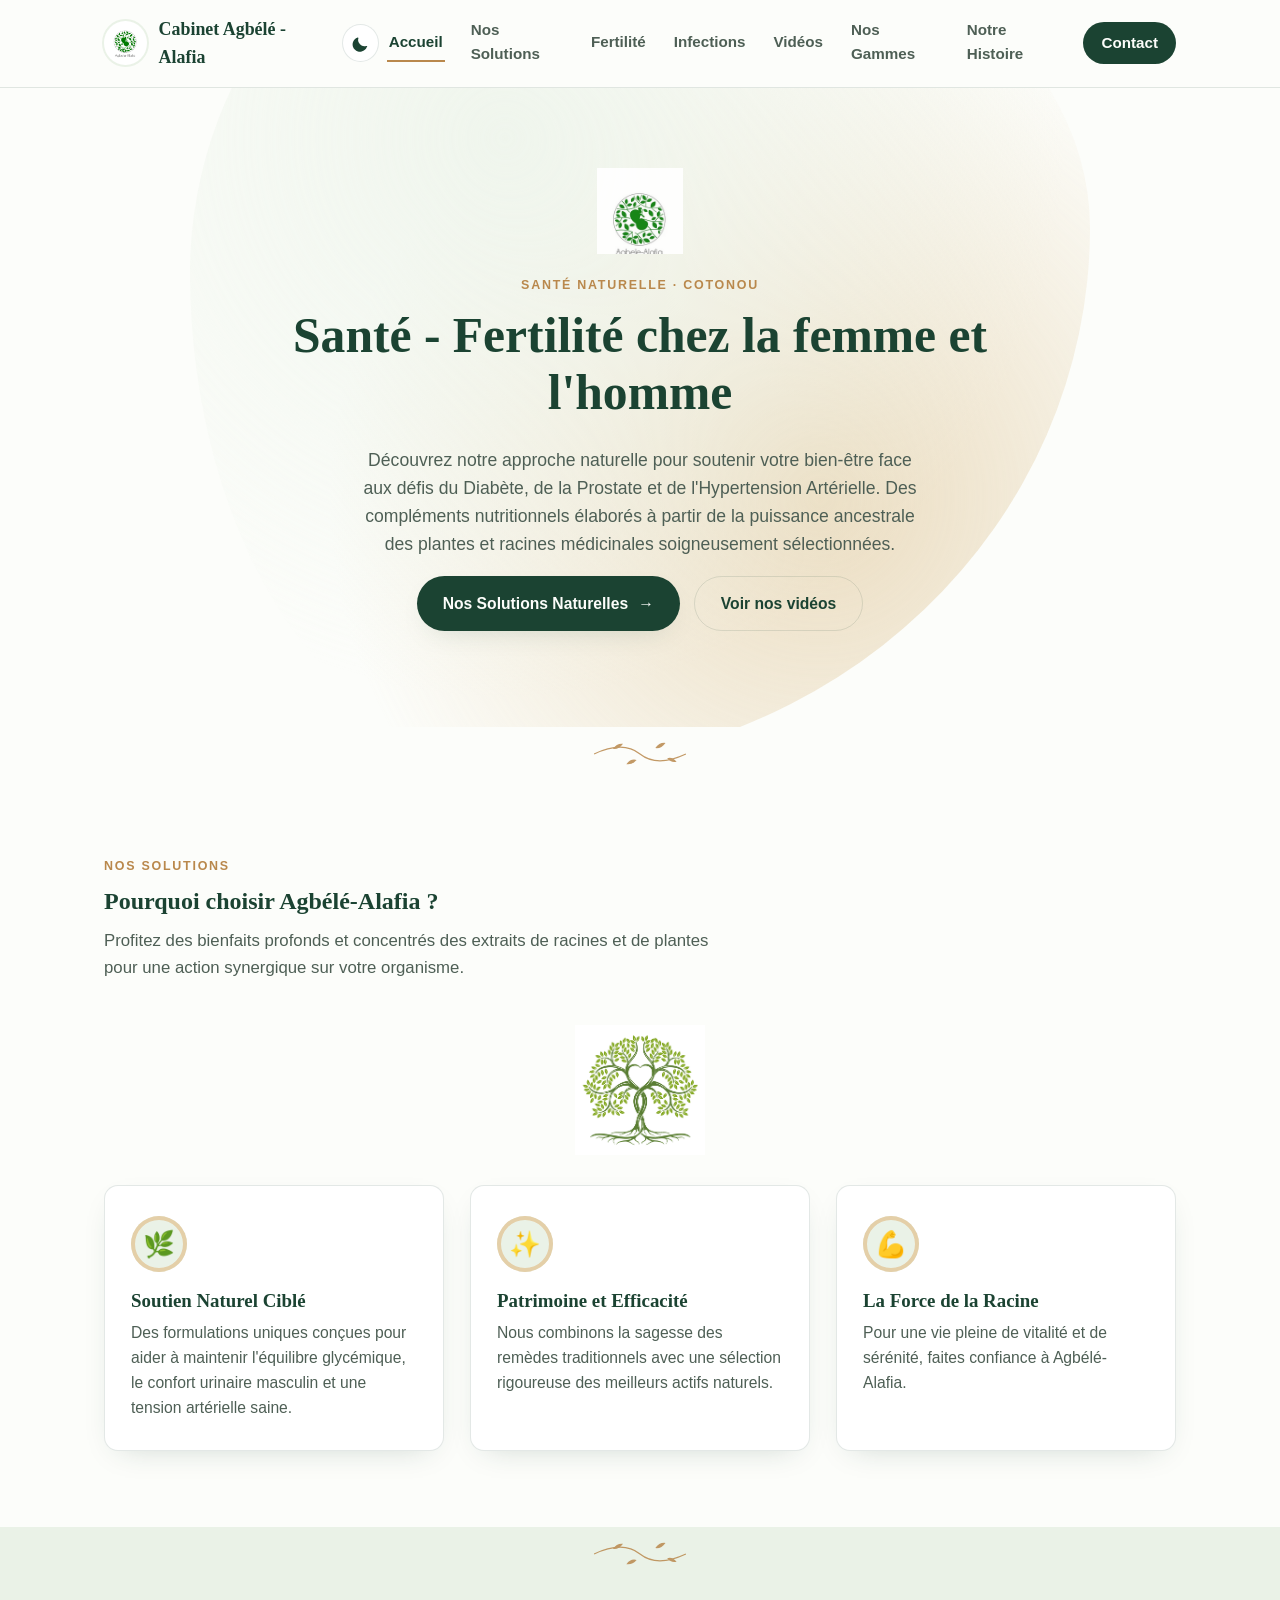
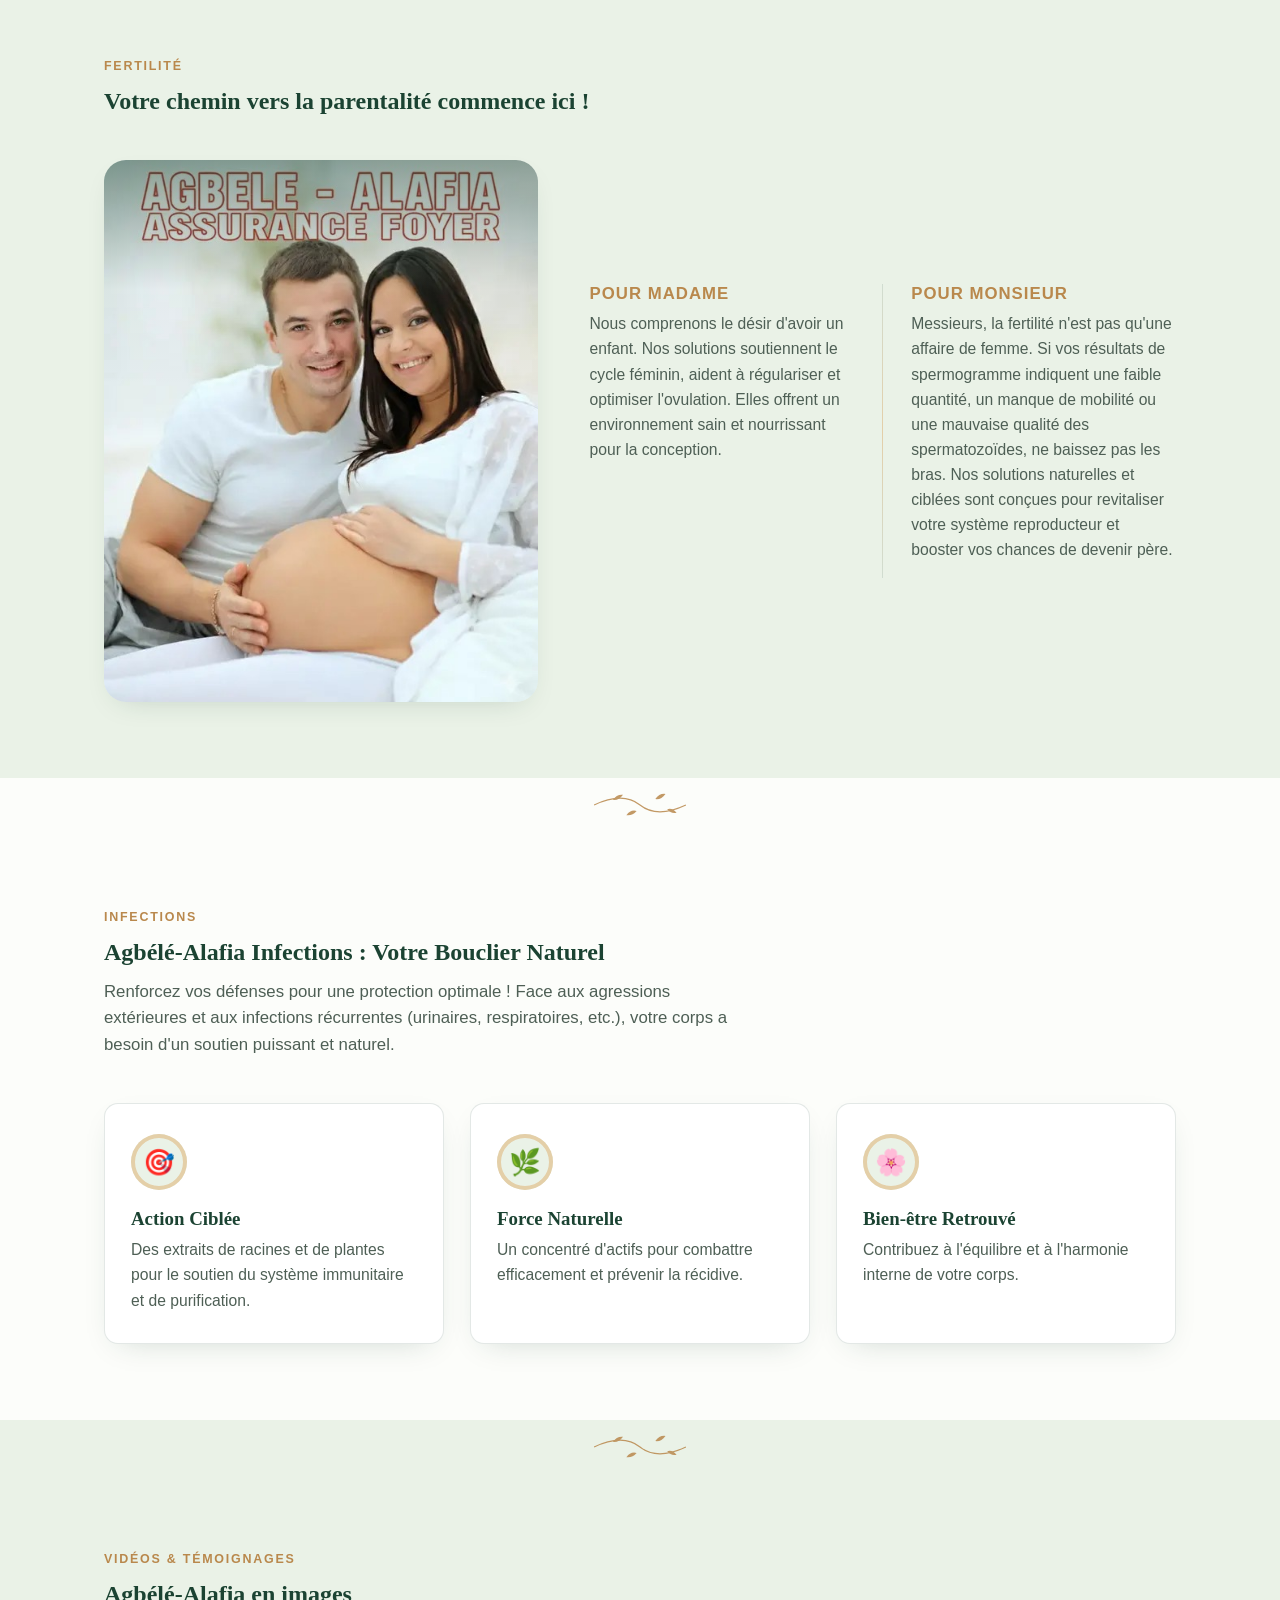
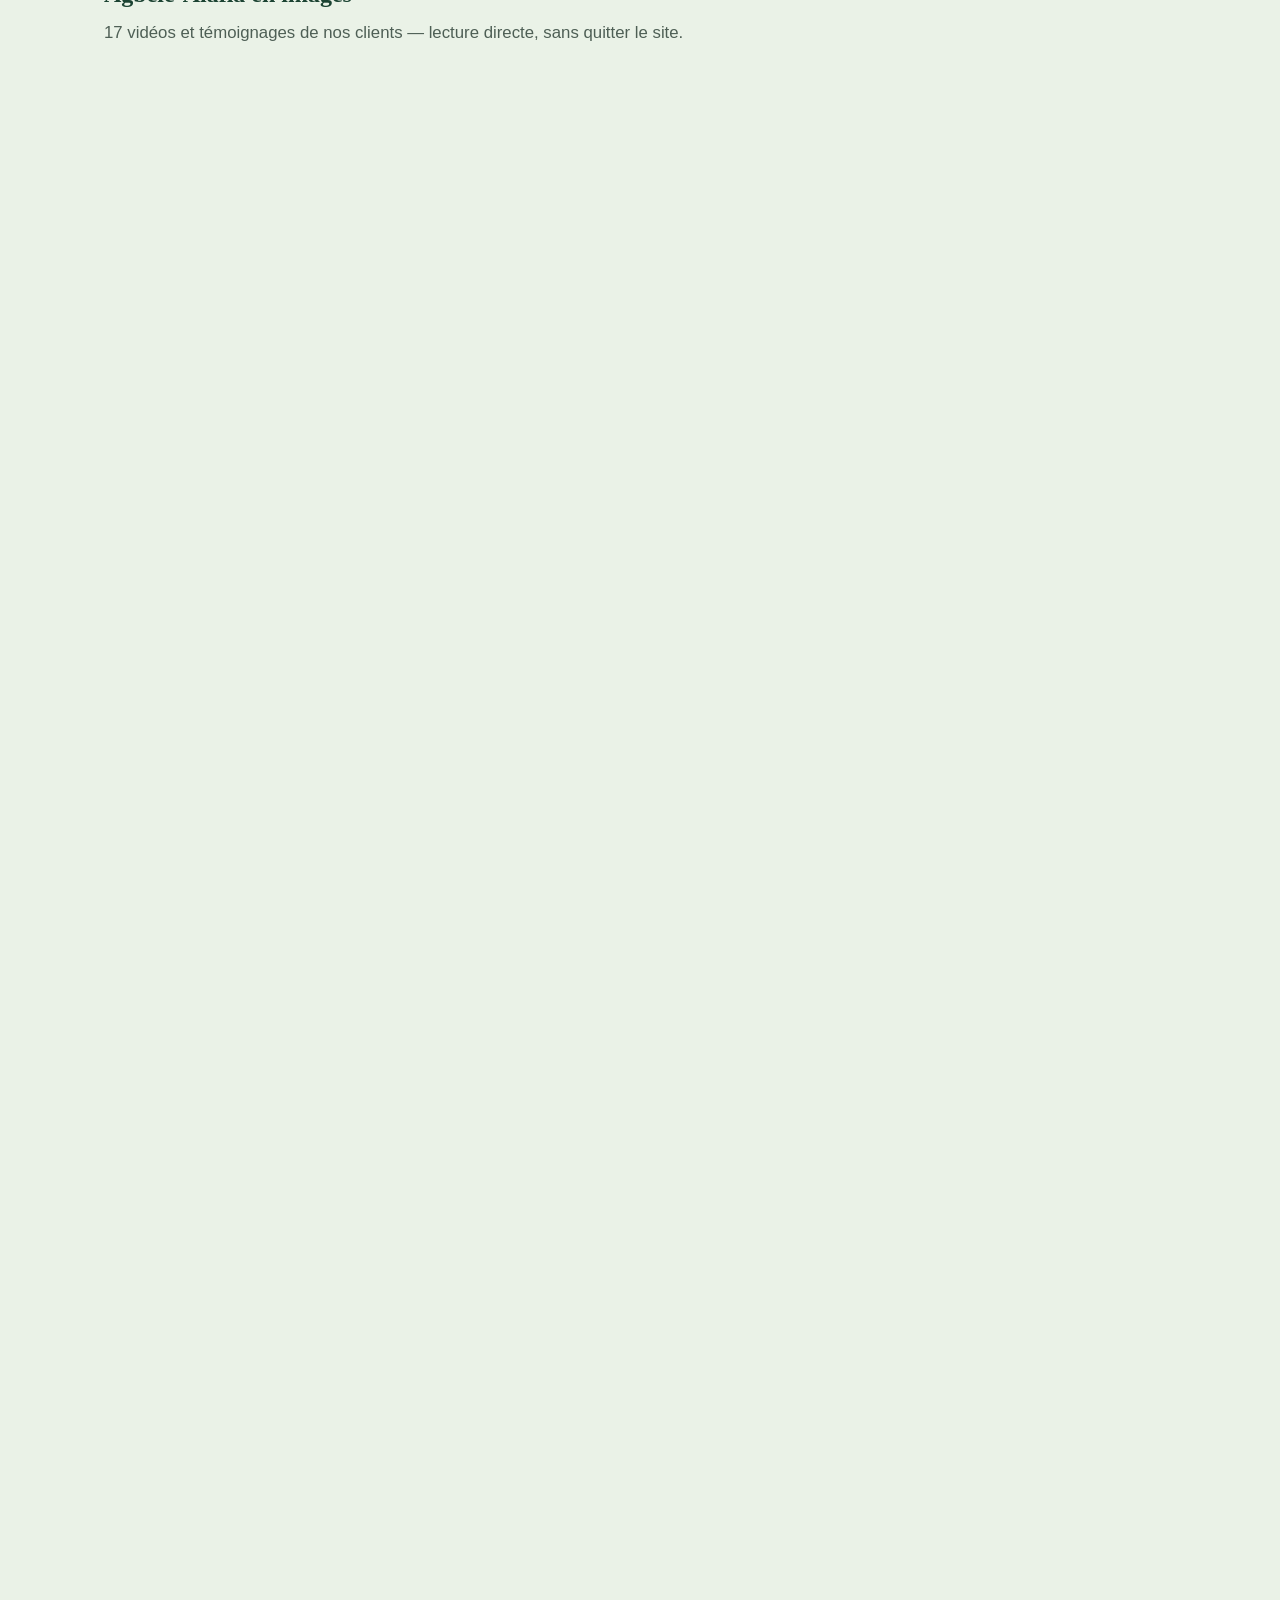
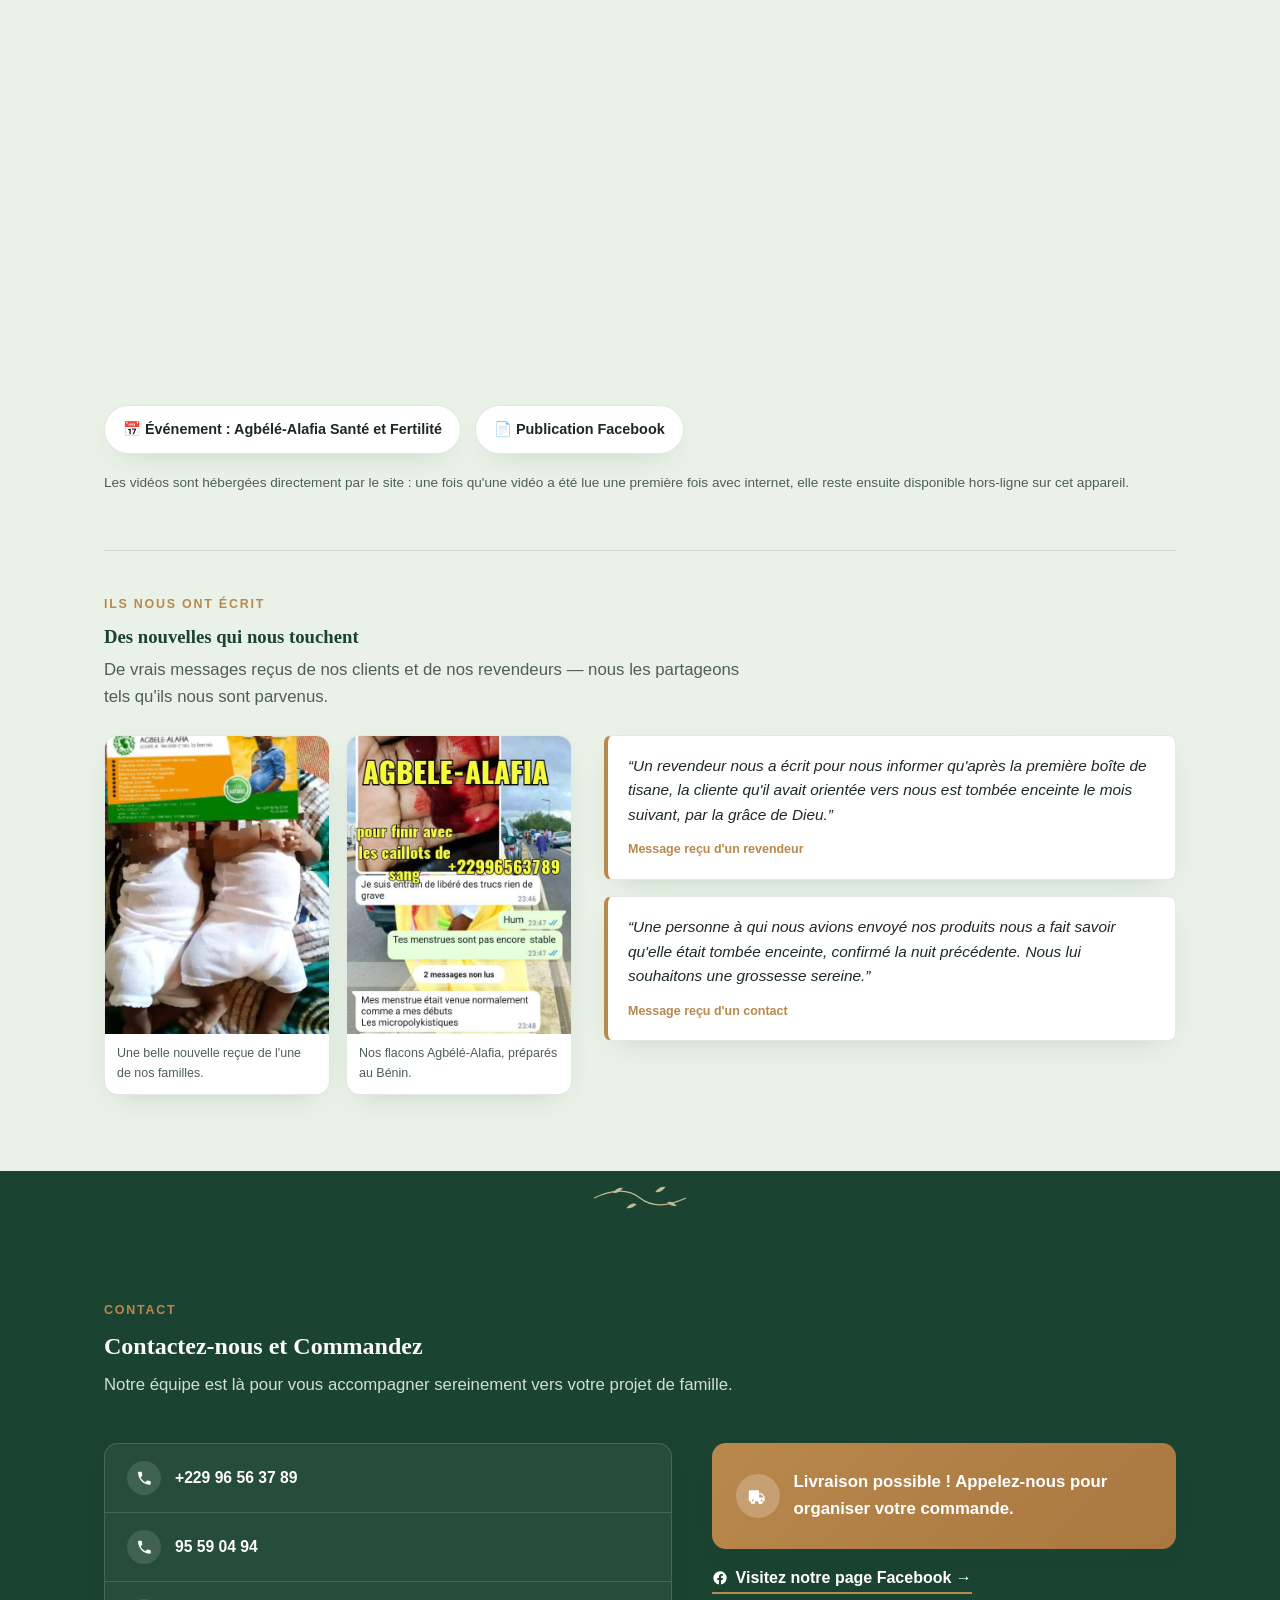
<file: index.html>
<!DOCTYPE html>
<html lang="fr">
<head>
<meta charset="UTF-8">
<meta name="viewport" content="width=device-width, initial-scale=1.0, viewport-fit=cover">
<title>Cabinet Agbélé - Alafia | Santé &amp; Fertilité Naturelle</title>
<meta name="description" content="Cabinet Agbélé-Alafia à Cotonou : compléments nutritionnels naturels pour la fertilité, le diabète, la prostate, l'hypertension et les infections.">

<!-- Favicon & icônes -->
<link rel="icon" href="favicon.ico" sizes="any">
<link rel="icon" href="favicon-32.png" type="image/png" sizes="32x32">
<link rel="icon" href="favicon-16.png" type="image/png" sizes="16x16">
<link rel="apple-touch-icon" href="apple-touch-icon.png">

<!-- Application web progressive (PWA) -->
<link rel="manifest" href="manifest.json">
<meta name="theme-color" content="#FCFDFA" media="(prefers-color-scheme: light)">
<meta name="theme-color" content="#12201A" media="(prefers-color-scheme: dark)">
<meta name="apple-mobile-web-app-capable" content="yes">
<meta name="apple-mobile-web-app-status-bar-style" content="black-translucent">
<meta name="apple-mobile-web-app-title" content="Agbélé-Alafia">
<meta name="mobile-web-app-capable" content="yes">

<!-- Partage sur les réseaux sociaux / messageries (WhatsApp, Facebook, TikTok...) -->
<meta property="og:type" content="website">
<meta property="og:site_name" content="Cabinet Agbélé - Alafia">
<meta property="og:title" content="Cabinet Agbélé - Alafia | Santé & Fertilité Naturelle">
<meta property="og:description" content="Santé - Fertilité chez la femme et l'homme. Compléments nutritionnels naturels à base de plantes et racines médicinales. Cotonou, Bénin.">
<meta property="og:image" content="https://agbelealafia.github.io/Agb-l-Alafia/og-image.jpg">
<meta property="og:image:width" content="1200">
<meta property="og:image:height" content="630">
<meta property="og:url" content="https://agbelealafia.github.io/Agb-l-Alafia/">
<meta property="og:locale" content="fr_FR">
<meta name="twitter:card" content="summary_large_image">
<meta name="twitter:title" content="Cabinet Agbélé - Alafia | Santé & Fertilité Naturelle">
<meta name="twitter:description" content="Santé - Fertilité chez la femme et l'homme. Compléments nutritionnels naturels. Cotonou, Bénin.">
<meta name="twitter:image" content="https://agbelealafia.github.io/Agb-l-Alafia/og-image.jpg">

<link rel="stylesheet" href="styles.css">
</head>
<body>

<!-- Sprites SVG (icônes réutilisées dans toute la page) -->
<svg style="display:none" aria-hidden="true">
  <symbol id="icon-phone" viewBox="0 0 24 24"><path d="M6.6 10.8c1.4 2.8 3.8 5.2 6.6 6.6l2.2-2.2c.3-.3.7-.4 1-.2 1.1.4 2.3.6 3.6.6.6 0 1 .4 1 1V20c0 .6-.4 1-1 1C10.9 21 3 13.1 3 3.5c0-.6.4-1 1-1h3.4c.6 0 1 .4 1 1 0 1.3.2 2.5.6 3.6.1.3 0 .7-.2 1L6.6 10.8z"/></symbol>
  <symbol id="icon-whatsapp" viewBox="0 0 24 24"><path d="M12 2.5c-5.2 0-9.5 4.3-9.5 9.5 0 1.7.4 3.3 1.3 4.7L2.5 21.5l4.9-1.3c1.4.8 2.9 1.2 4.6 1.2 5.2 0 9.5-4.3 9.5-9.5S17.2 2.5 12 2.5zm5.5 13.4c-.2.6-1.3 1.2-1.8 1.2-.5.1-1 .1-3.3-.7-2.8-1-4.6-3.9-4.7-4.1-.1-.2-1.1-1.5-1.1-2.8s.7-2 .9-2.3c.2-.2.5-.3.7-.3h.5c.2 0 .4 0 .5.4.2.5.7 1.8.7 1.9.1.1.1.3 0 .4-.1.2-.1.3-.3.5l-.4.5c-.1.1-.3.3-.1.6.2.3.9 1.4 1.9 2.3 1.3 1.2 2.4 1.5 2.7 1.7.3.2.5.1.6-.1l.6-.7c.2-.3.4-.2.6-.1l1.7.8c.2.1.4.2.4.3.1.2.1.9-.1 1.4z"/></symbol>
  <symbol id="icon-mail" viewBox="0 0 24 24"><path d="M3 5.5h18c.6 0 1 .4 1 1v11c0 .6-.4 1-1 1H3c-.6 0-1-.4-1-1v-11c0-.6.4-1 1-1zm1.4 1.7 7 5.4c.4.3.8.3 1.2 0l7-5.4H4.4zM3 8.4v9.1h18V8.4l-7.6 5.9c-1.1.8-2.7.8-3.8 0L3 8.4z"/></symbol>
  <symbol id="icon-facebook" viewBox="0 0 24 24"><path d="M22 12a10 10 0 1 0-11.6 9.9v-7H7.9V12h2.5V9.8c0-2.5 1.5-3.9 3.8-3.9 1.1 0 2.2.2 2.2.2v2.4h-1.2c-1.2 0-1.6.8-1.6 1.6V12h2.8l-.4 2.9h-2.4v7A10 10 0 0 0 22 12z"/></symbol>
  <symbol id="icon-pin" viewBox="0 0 24 24"><path d="M12 2c-4.1 0-7.5 3.4-7.5 7.5 0 5.6 6.6 11.8 6.9 12.1.3.3.9.3 1.2 0 .3-.3 6.9-6.5 6.9-12.1C19.5 5.4 16.1 2 12 2zm0 10.2c-1.5 0-2.7-1.2-2.7-2.7S10.5 6.8 12 6.8s2.7 1.2 2.7 2.7-1.2 2.7-2.7 2.7z"/></symbol>
  <symbol id="icon-truck" viewBox="0 0 24 24"><path d="M3 6.5c0-.6.4-1 1-1h9c.6 0 1 .4 1 1v2.3h2.4c.3 0 .6.1.8.4l2.6 3.2c.1.2.2.4.2.6v3.5c0 .6-.4 1-1 1h-1.1a2.4 2.4 0 1 1-4.7 0H9.8a2.4 2.4 0 1 1-4.7 0H4c-.6 0-1-.4-1-1V6.5zm13.6 10.9a.9.9 0 1 0 0-1.8.9.9 0 0 0 0 1.8zM7.4 17.4a.9.9 0 1 0 0-1.8.9.9 0 0 0 0 1.8zM14 10.3v3.2h4.6v-.6l-2.1-2.6H14z"/></symbol>
  <symbol id="icon-sun" viewBox="0 0 24 24"><path d="M12 4.5a1 1 0 0 1-1-1V2a1 1 0 1 1 2 0v1.5a1 1 0 0 1-1 1zm0 15a1 1 0 0 1 1 1V22a1 1 0 1 1-2 0v-1.5a1 1 0 0 1 1-1zm9.5-7.5a1 1 0 0 1-1 1H19a1 1 0 1 1 0-2h1.5a1 1 0 0 1 1 1zm-17 0a1 1 0 0 1-1 1H2a1 1 0 1 1 0-2h1.5a1 1 0 0 1 1 1zm14.6-6.6a1 1 0 0 1 0 1.4l-1.1 1.1a1 1 0 1 1-1.4-1.4l1.1-1.1a1 1 0 0 1 1.4 0zM6.4 17.6a1 1 0 0 1 0 1.4l-1.1 1.1a1 1 0 1 1-1.4-1.4l1.1-1.1a1 1 0 0 1 1.4 0zm11.2 0 1.1 1.1a1 1 0 0 1-1.4 1.4l-1.1-1.1a1 1 0 1 1 1.4-1.4zM6.4 6.4 5.3 5.3a1 1 0 0 1 1.4-1.4l1.1 1.1a1 1 0 1 1-1.4 1.4zM12 7a5 5 0 1 1 0 10 5 5 0 0 1 0-10z"/></symbol>
  <symbol id="icon-moon" viewBox="0 0 24 24"><path d="M20.7 14.9a8.5 8.5 0 0 1-10.6-10.6c.2-.6-.4-1.2-1-1a10 10 0 1 0 12.6 12.6c.6-.2.6-1 0-1z"/></symbol>
  <symbol id="icon-install" viewBox="0 0 24 24"><path d="M12 3a1 1 0 0 1 1 1v9.6l2.9-2.9a1 1 0 1 1 1.4 1.4l-4.6 4.6a1 1 0 0 1-1.4 0L6.7 12a1 1 0 1 1 1.4-1.4l2.9 2.9V4a1 1 0 0 1 1-1zM5 19a1 1 0 0 1 1-1h12a1 1 0 1 1 0 2H6a1 1 0 0 1-1-1z"/></symbol>
  <symbol id="icon-play" viewBox="0 0 24 24"><path d="M8 5.5v13l11-6.5-11-6.5z"/></symbol>
  <symbol id="icon-pause" viewBox="0 0 24 24"><path d="M7 5.5h4v13H7v-13zm6 0h4v13h-4v-13z"/></symbol>
</svg>

<header class="site-header">
  <div class="header-inner">
    <a href="#accueil" class="brand">
      <img id="img-logo-header" src="logo.jpg" alt="Logo Cabinet Agbélé-Alafia" class="brand-logo">
      <span class="brand-name" id="brand-name">Cabinet Agbélé - Alafia</span>
    </a>
    <div class="header-actions">
      <button class="install-btn" id="install-btn" type="button" aria-label="Installer l'application">
        <svg class="icon" aria-hidden="true"><use href="#icon-install"/></svg><span class="install-label">Installer</span>
      </button>
      <button class="icon-btn" id="theme-toggle" type="button" aria-label="Changer de thème">
        <svg class="icon" id="theme-icon" aria-hidden="true"><use href="#icon-moon"/></svg>
      </button>
      <button class="nav-toggle" id="nav-toggle" aria-label="Ouvrir le menu" aria-expanded="false" aria-controls="site-nav">
        <span></span><span></span><span></span>
      </button>
      <nav class="site-nav" id="site-nav">
        <a href="#accueil" data-nav="accueil" id="nav-accueil">Accueil</a>
        <a href="#solutions" data-nav="solutions" id="nav-solutions">Nos Solutions</a>
        <a href="#fertilite" data-nav="fertilite" id="nav-fertilite">Fertilité</a>
        <a href="#infections" data-nav="infections" id="nav-infections">Infections</a>
        <a href="#videos" data-nav="videos" id="nav-videos">Vidéos</a>
        <a href="galerie.html" id="nav-galerie">Nos Gammes</a>
        <a href="historique.html" id="nav-historique">Notre Histoire</a>
        <a href="#contact" data-nav="contact" id="nav-contact" class="nav-cta">Contact</a>
      </nav>
    </div>
  </div>
</header>

<main>

  <section id="accueil" class="hero">
    <div class="hero-blob" aria-hidden="true"></div>
    <div class="hero-inner">
      <div class="hero-copy reveal">
        <img src="icon-192.png" alt="" class="hero-mark" aria-hidden="true">
        <p class="eyebrow" id="hero-eyebrow">Santé naturelle · Cotonou</p>
        <h1 id="hero-title">Santé - Fertilité chez la femme et l'homme</h1>
        <p class="hero-text" id="hero-text"></p>
        <div class="hero-actions">
          <a href="#solutions" class="btn btn-primary" id="hero-cta">Nos Solutions Naturelles</a>
          <a href="#videos" class="btn btn-ghost" id="hero-cta-2">Voir nos vidéos</a>
        </div>
      </div>
    </div>
  </section>

  <div class="divider" aria-hidden="true"><svg class="sprig" viewBox="0 0 120 40" fill="none" xmlns="http://www.w3.org/2000/svg"><path d="M6 20 Q40 4 60 20 Q80 36 114 20" stroke="currentColor" stroke-width="1.4"/><path d="M28 14 Q33 7 40 8 Q35 15 28 14Z" fill="currentColor"/><path d="M56 27 Q51 33 44 32 Q49 25 56 27Z" fill="currentColor"/><path d="M78 13 Q83 6 90 7 Q85 14 78 13Z" fill="currentColor"/><path d="M92 25 Q97 31 103 29 Q98 23 92 25Z" fill="currentColor"/></svg></div>

  <section id="solutions" class="solutions">
    <div class="container">
      <div class="section-head reveal">
        <p class="eyebrow" id="solutions-eyebrow">Nos solutions</p>
        <h2 id="solutions-title">Pourquoi choisir Agbélé-Alafia ?</h2>
        <p class="section-intro" id="solutions-intro"></p>
      </div>
      <div class="solutions-visual reveal" aria-hidden="true"><img id="img-nature" src="nature.jpg" alt=""></div>
      <div class="card-grid">
        <article class="card reveal"><span class="card-icon" id="sol-icon-1">🌿</span><h3 id="sol-title-1">Soutien Naturel Ciblé</h3><p id="sol-text-1"></p></article>
        <article class="card reveal"><span class="card-icon" id="sol-icon-2">✨</span><h3 id="sol-title-2">Patrimoine et Efficacité</h3><p id="sol-text-2"></p></article>
        <article class="card reveal"><span class="card-icon" id="sol-icon-3">💪</span><h3 id="sol-title-3">La Force de la Racine</h3><p id="sol-text-3"></p></article>
      </div>
    </div>
  </section>

  <div class="divider on-pale" aria-hidden="true"><svg class="sprig" viewBox="0 0 120 40" fill="none" xmlns="http://www.w3.org/2000/svg"><path d="M6 20 Q40 4 60 20 Q80 36 114 20" stroke="currentColor" stroke-width="1.4"/><path d="M28 14 Q33 7 40 8 Q35 15 28 14Z" fill="currentColor"/><path d="M56 27 Q51 33 44 32 Q49 25 56 27Z" fill="currentColor"/><path d="M78 13 Q83 6 90 7 Q85 14 78 13Z" fill="currentColor"/><path d="M92 25 Q97 31 103 29 Q98 23 92 25Z" fill="currentColor"/></svg></div>

  <section id="fertilite" class="fertilite on-pale">
    <div class="container">
      <div class="section-head reveal">
        <p class="eyebrow" id="fert-eyebrow">Fertilité</p>
        <h2 id="fert-title">Votre chemin vers la parentalité commence ici !</h2>
      </div>
      <div class="fertilite-grid">
        <div class="fertilite-media reveal"><img id="img-fertilite" src="fertilite.jpg" alt="Couple souriant, accompagnement fertilité Agbélé-Alafia"></div>
        <div class="fertilite-columns reveal">
          <div class="fertilite-col"><h3 id="fert-femme-title">Pour Madame</h3><p id="fert-femme-text"></p></div>
          <div class="fertilite-sep" aria-hidden="true"></div>
          <div class="fertilite-col"><h3 id="fert-homme-title">Pour Monsieur</h3><p id="fert-homme-text"></p></div>
        </div>
      </div>
    </div>
  </section>

  <div class="divider" aria-hidden="true"><svg class="sprig" viewBox="0 0 120 40" fill="none" xmlns="http://www.w3.org/2000/svg"><path d="M6 20 Q40 4 60 20 Q80 36 114 20" stroke="currentColor" stroke-width="1.4"/><path d="M28 14 Q33 7 40 8 Q35 15 28 14Z" fill="currentColor"/><path d="M56 27 Q51 33 44 32 Q49 25 56 27Z" fill="currentColor"/><path d="M78 13 Q83 6 90 7 Q85 14 78 13Z" fill="currentColor"/><path d="M92 25 Q97 31 103 29 Q98 23 92 25Z" fill="currentColor"/></svg></div>

  <section id="infections" class="infections">
    <div class="container">
      <div class="section-head reveal">
        <p class="eyebrow" id="infections-eyebrow">Infections</p>
        <h2 id="infections-title">Agbélé-Alafia Infections : Votre Bouclier Naturel</h2>
        <p class="section-intro" id="infections-intro"></p>
      </div>
      <div class="card-grid">
        <article class="card reveal"><span class="card-icon" id="inf-icon-1">🎯</span><h3 id="inf-title-1">Action Ciblée</h3><p id="inf-text-1"></p></article>
        <article class="card reveal"><span class="card-icon" id="inf-icon-2">🌿</span><h3 id="inf-title-2">Force Naturelle</h3><p id="inf-text-2"></p></article>
        <article class="card reveal"><span class="card-icon" id="inf-icon-3">🌸</span><h3 id="inf-title-3">Bien-être Retrouvé</h3><p id="inf-text-3"></p></article>
      </div>
    </div>
  </section>

  <div class="divider on-pale" aria-hidden="true"><svg class="sprig" viewBox="0 0 120 40" fill="none" xmlns="http://www.w3.org/2000/svg"><path d="M6 20 Q40 4 60 20 Q80 36 114 20" stroke="currentColor" stroke-width="1.4"/><path d="M28 14 Q33 7 40 8 Q35 15 28 14Z" fill="currentColor"/><path d="M56 27 Q51 33 44 32 Q49 25 56 27Z" fill="currentColor"/><path d="M78 13 Q83 6 90 7 Q85 14 78 13Z" fill="currentColor"/><path d="M92 25 Q97 31 103 29 Q98 23 92 25Z" fill="currentColor"/></svg></div>

  <section id="videos" class="videos on-pale">
    <div class="container">
      <div class="section-head reveal">
        <p class="eyebrow" id="videos-eyebrow">Vidéos &amp; témoignages</p>
        <h2 id="videos-title">Agbélé-Alafia en images</h2>
        <p class="section-intro" id="videos-intro"></p>
      </div>
      <div class="video-grid reveal" id="video-grid"></div>
      <div class="video-more reveal" id="video-more"></div>
      <p class="video-note">Les vidéos sont hébergées directement par le site : une fois qu'une vidéo a été lue une première fois avec internet, elle reste ensuite disponible hors-ligne sur cet appareil.</p>

      <div class="testi-block reveal">
        <p class="eyebrow" id="testi-eyebrow">Ils nous ont écrit</p>
        <h3 id="testi-title">Des nouvelles qui nous touchent</h3>
        <p class="section-intro" id="testi-intro"></p>
        <div class="testi-grid">
          <div class="testi-photos">
            <figure><img id="testi-photo1" src="" alt="Témoignage client Agbélé-Alafia"><figcaption id="testi-photo1-caption"></figcaption></figure>
            <figure><img id="testi-photo2" src="" alt="Produits Agbélé-Alafia"><figcaption id="testi-photo2-caption"></figcaption></figure>
          </div>
          <div class="testi-quotes" id="testi-quotes"></div>
        </div>
      </div>
    </div>
  </section>

  <div class="divider on-deep" aria-hidden="true"><svg class="sprig" viewBox="0 0 120 40" fill="none" xmlns="http://www.w3.org/2000/svg"><path d="M6 20 Q40 4 60 20 Q80 36 114 20" stroke="currentColor" stroke-width="1.4"/><path d="M28 14 Q33 7 40 8 Q35 15 28 14Z" fill="currentColor"/><path d="M56 27 Q51 33 44 32 Q49 25 56 27Z" fill="currentColor"/><path d="M78 13 Q83 6 90 7 Q85 14 78 13Z" fill="currentColor"/><path d="M92 25 Q97 31 103 29 Q98 23 92 25Z" fill="currentColor"/></svg></div>

  <section id="contact" class="contact">
    <div class="container">
      <div class="section-head reveal">
        <p class="eyebrow" id="contact-eyebrow">Contact</p>
        <h2 id="contact-title">Contactez-nous et Commandez</h2>
        <p class="section-intro" id="contact-intro"></p>
      </div>
      <div class="contact-grid">
        <div class="contact-info reveal">
          <a class="contact-row" id="contact-phone1-link" href="tel:"><span class="icon-badge"><svg class="icon" aria-hidden="true"><use href="#icon-phone"/></svg></span><span id="contact-phone1"></span></a>
          <a class="contact-row" id="contact-phone2-link" href="tel:"><span class="icon-badge"><svg class="icon" aria-hidden="true"><use href="#icon-phone"/></svg></span><span id="contact-phone2"></span></a>
          <a class="contact-row" id="contact-whatsapp-link" href="https://wa.me/" target="_blank" rel="noopener"><span class="icon-badge"><svg class="icon" aria-hidden="true"><use href="#icon-whatsapp"/></svg></span><span>WhatsApp : <span id="contact-whatsapp"></span></span></a>
          <a class="contact-row" id="contact-email-link" href="mailto:"><span class="icon-badge"><svg class="icon" aria-hidden="true"><use href="#icon-mail"/></svg></span><span id="contact-email"></span></a>
          <div class="contact-row contact-address"><span class="icon-badge"><svg class="icon" aria-hidden="true"><use href="#icon-pin"/></svg></span><span id="contact-address"></span></div>
        </div>
        <div class="reveal">
          <div class="delivery-banner"><span class="icon-badge"><svg class="icon" aria-hidden="true"><use href="#icon-truck"/></svg></span><span id="contact-delivery"></span></div>
          <a class="fb-btn" id="contact-fb-link" href="#" target="_blank" rel="noopener"><svg class="icon" aria-hidden="true"><use href="#icon-facebook"/></svg> Visitez notre page Facebook →</a>
        </div>
      </div>
    </div>
  </section>

</main>

<footer class="site-footer">
  <img id="img-logo-footer" src="logo.jpg" alt="Logo Cabinet Agbélé-Alafia" class="footer-logo">
  <p class="footer-text" id="footer-text">Cabinet Agbélé-Alafia : Pour que la vie continue.</p>
  <p class="footer-legal" id="footer-legal">© 2026 Cabinet Agbélé - Alafia. Tous droits réservés.</p>
</footer>

<script>
/* ==========================================================================
   CONTENU PAR DÉFAUT — repli si data.json est introuvable
   ========================================================================== */
const DEFAULT_DATA = {
  siteTitle:"Cabinet Agbélé - Alafia",
  sections:{solutions:true,fertilite:true,infections:true,videos:true},
  nav:{accueil:"Accueil",solutions:"Nos Solutions",fertilite:"Fertilité",infections:"Infections",videos:"Vidéos",contact:"Contact"},
  hero:{eyebrow:"Santé naturelle · Cotonou",title:"Santé - Fertilité chez la femme et l'homme",
    text:"Découvrez notre approche naturelle pour soutenir votre bien-être face aux défis du Diabète, de la Prostate et de l'Hypertension Artérielle. Des compléments nutritionnels élaborés à partir de la puissance ancestrale des plantes et racines médicinales soigneusement sélectionnées.",
    cta:"Nos Solutions Naturelles"},
  solutions:{eyebrow:"Nos solutions",title:"Pourquoi choisir Agbélé-Alafia ?",
    intro:"Profitez des bienfaits profonds et concentrés des extraits de racines et de plantes pour une action synergique sur votre organisme.",
    item1_icon:"🌿",item1_title:"Soutien Naturel Ciblé",item1_text:"Des formulations uniques conçues pour aider à maintenir l'équilibre glycémique, le confort urinaire masculin et une tension artérielle saine.",
    item2_icon:"✨",item2_title:"Patrimoine et Efficacité",item2_text:"Nous combinons la sagesse des remèdes traditionnels avec une sélection rigoureuse des meilleurs actifs naturels.",
    item3_icon:"💪",item3_title:"La Force de la Racine",item3_text:"Pour une vie pleine de vitalité et de sérénité, faites confiance à Agbélé-Alafia."},
  fertilite:{eyebrow:"Fertilité",title:"Votre chemin vers la parentalité commence ici !",
    femme_title:"Pour Madame",femme_text:"Nous comprenons le désir d'avoir un enfant. Nos solutions soutiennent le cycle féminin, aident à régulariser et optimiser l'ovulation. Elles offrent un environnement sain et nourrissant pour la conception.",
    homme_title:"Pour Monsieur",homme_text:"Messieurs, la fertilité n'est pas qu'une affaire de femme. Si vos résultats de spermogramme indiquent une faible quantité, un manque de mobilité ou une mauvaise qualité des spermatozoïdes, ne baissez pas les bras. Nos solutions naturelles et ciblées sont conçues pour revitaliser votre système reproducteur et booster vos chances de devenir père."},
  infections:{eyebrow:"Infections",title:"Agbélé-Alafia Infections : Votre Bouclier Naturel",
    intro:"Renforcez vos défenses pour une protection optimale ! Face aux agressions extérieures et aux infections récurrentes (urinaires, respiratoires, etc.), votre corps a besoin d'un soutien puissant et naturel.",
    item1_icon:"🎯",item1_title:"Action Ciblée",item1_text:"Des extraits de racines et de plantes pour le soutien du système immunitaire et de purification.",
    item2_icon:"🌿",item2_title:"Force Naturelle",item2_text:"Un concentré d'actifs pour combattre efficacement et prévenir la récidive.",
    item3_icon:"🌸",item3_title:"Bien-être Retrouvé",item3_text:"Contribuez à l'équilibre et à l'harmonie interne de votre corps."},
  videos:{eyebrow:"Vidéos & témoignages",title:"Agbélé-Alafia en images",
    intro:"17 vidéos et témoignages de nos clients — lecture directe, sans quitter le site.",
    items:[
      {id:"v1",title:"Vidéo 1",file:"VID-20260730-WA0051.mp4",poster:"VID-20260730-WA0051-poster.jpg",active:true},
      {id:"v2",title:"Vidéo 2",file:"VID-20260730-WA0052.mp4",poster:"VID-20260730-WA0052-poster.jpg",active:true},
      {id:"v3",title:"Vidéo 3",file:"VID-20260730-WA0053.mp4",poster:"VID-20260730-WA0053-poster.jpg",active:true},
      {id:"v4",title:"Vidéo 4",file:"VID-20260730-WA0054.mp4",poster:"VID-20260730-WA0054-poster.jpg",active:true},
      {id:"v5",title:"Vidéo 5",file:"VID-20260730-WA0055.mp4",poster:"VID-20260730-WA0055-poster.jpg",active:true},
      {id:"v6",title:"Vidéo 6",file:"VID-20260730-WA0056.mp4",poster:"VID-20260730-WA0056-poster.jpg",active:true},
      {id:"v7",title:"Témoignage 1",file:"VID-20260801-WA0038.mp4",poster:"VID-20260801-WA0038-poster.jpg",active:true},
      {id:"v8",title:"Témoignage 2",file:"VID-20260801-WA0041.mp4",poster:"VID-20260801-WA0041-poster.jpg",active:true},
      {id:"v9",title:"Témoignage 3",file:"VID-20260801-WA0042.mp4",poster:"VID-20260801-WA0042-poster.jpg",active:true},
      {id:"v10",title:"Témoignage 4",file:"VID-20260801-WA0043.mp4",poster:"VID-20260801-WA0043-poster.jpg",active:true},
      {id:"v11",title:"Témoignage 5",file:"VID-20260801-WA0044.mp4",poster:"VID-20260801-WA0044-poster.jpg",active:true},
      {id:"v12",title:"Témoignage 6",file:"VID-20260801-WA0045.mp4",poster:"VID-20260801-WA0045-poster.jpg",active:true},
      {id:"v13",title:"Témoignage 7",file:"VID-20260801-WA0046.mp4",poster:"VID-20260801-WA0046-poster.jpg",active:true},
      {id:"v14",title:"Témoignage 8",file:"VID-20260801-WA0047.mp4",poster:"VID-20260801-WA0047-poster.jpg",active:true},
      {id:"v15",title:"Témoignage 9",file:"VID-20260801-WA0048.mp4",poster:"VID-20260801-WA0048-poster.jpg",active:true},
      {id:"v16",title:"Témoignage 10",file:"VID-20260801-WA0049.mp4",poster:"VID-20260801-WA0049-poster.jpg",active:true},
      {id:"v17",title:"Témoignage 11",file:"VID-20260801-WA0050.mp4",poster:"VID-20260801-WA0050-poster.jpg",active:true}
    ],
    eventLabel:"📅 Événement : Agbélé-Alafia Santé et Fertilité",
    eventUrl:"https://facebook.com/events/s/agbele-alafia-sante-et-fertili/1687059961923750/",
    postLabel:"📄 Publication Facebook",
    postUrl:"https://www.facebook.com/61557355948928/posts/122245858208245198/?app=fbl"},
  temoignages:{eyebrow:"Ils nous ont écrit",title:"Des nouvelles qui nous touchent",
    intro:"De vrais messages reçus de nos clients et de nos revendeurs — nous les partageons tels qu'ils nous sont parvenus.",
    photo1:"temoignage-jumeaux.jpg",photo1_caption:"Une belle nouvelle reçue de l'une de nos familles.",
    photo2:"produits-flacons.jpg",photo2_caption:"Nos flacons Agbélé-Alafia, préparés au Bénin.",
    quotes:[
      {id:"t1",text:"Un revendeur nous a écrit pour nous informer qu'après la première boîte de tisane, la cliente qu'il avait orientée vers nous est tombée enceinte le mois suivant, par la grâce de Dieu.",source:"Message reçu d'un revendeur",active:true},
      {id:"t2",text:"Une personne à qui nous avions envoyé nos produits nous a fait savoir qu'elle était tombée enceinte, confirmé la nuit précédente. Nous lui souhaitons une grossesse sereine.",source:"Message reçu d'un contact",active:true}
    ]},
  posters:[
    {id:"p1",title:"Prostate & Diabète",tags:["Prostate","Diabète","Hypertension"],image:"poster-prostate-diabete.jpg",
      description:"Une formulation pensée pour accompagner le confort urinaire masculin, l'équilibre glycémique et une tension artérielle saine.",active:true},
    {id:"p2",title:"Dégraisseur",tags:["Digestion","Silhouette"],image:"poster-degraisseur.jpg",
      description:"Aide à soulager le gonflement du ventre, la constipation chronique et les maux de hanche liés au surpoids. Déconseillé aux femmes enceintes.",active:true},
    {id:"p3",title:"Santé & Fertilité chez la Femme",tags:["Fertilité","Cycle féminin"],image:"poster-fertilite-femme.jpg",
      description:"Un soutien pensé pour accompagner le cycle féminin : régularité des menstrues, confort pendant les règles et accompagnement des infections urinaires et vaginales. Déconseillé aux femmes enceintes.",active:true},
    {id:"p4",title:"Hémophar — Hémorroïdes",tags:["Confort digestif"],image:"poster-hemophar.jpg",
      description:"Conçu pour soulager les brûlures, douleurs et inflammations liées aux hémorroïdes internes et externes.",active:true},
    {id:"p5",title:"Assurance Foyer",tags:["Vitalité","Couple"],image:"poster-assurance-foyer.jpg",
      description:"Un soutien naturel pensé pour la vitalité masculine et le bien-être du couple, en cas de fatigue générale ou de baisse d'énergie.",active:true},
    {id:"p6",title:"Infections",tags:["Immunité"],image:"poster-infections-gamme.jpg",
      description:"Un soutien du système immunitaire face aux infections urinaires, aux démangeaisons, à la fatigue générale et aux troubles digestifs.",active:true}
  ],
  historique:{
    configured:false,
    title:"Historique & Origine",
    founderName:"",
    founderRole:"Fondateur — Cabinet Agbélé-Alafia",
    founderOrigin:"",
    founderPhoto:"",
    story:""},
  contact:{eyebrow:"Contact",title:"Contactez-nous et Commandez",
    intro:"Notre équipe est là pour vous accompagner sereinement vers votre projet de famille.",
    phone1:"+229 96 56 37 89",phone2:"95 59 04 94",whatsapp:"57353635",email:"agbelealafia@gmail.com",
    deliveryText:"Livraison possible ! Appelez-nous pour organiser votre commande.",
    facebook:"https://www.facebook.com/profile.php?id=61557355948928",
    address:"Agla, Rue Pharmacie des Archanges, 3ème maison à étages à gauche, Cotonou, Bénin, 00229"},
  footer:{text:"Cabinet Agbélé-Alafia : Pour que la vie continue.",legal:"© 2026 Cabinet Agbélé - Alafia — Produit au Bénin par DEGRE SERVICE BÉNIN SARL — N° IFU : 3202113342966. Tous droits réservés."},
  images:{logo:"logo.jpg",fertilite:"fertilite.jpg",nature:"nature.jpg"}
};

/* ---------- Rendu du contenu texte ---------- */
function setText(id, val){ const el=document.getElementById(id); if(el && val!=null && val!=="") el.textContent=val; }
function setHref(id, val){ const el=document.getElementById(id); if(el && val) el.setAttribute('href', val); }
function setSrc(id, val){ const el=document.getElementById(id); if(el && val) el.setAttribute('src', val); }
function digits(str){ return (str||"").replace(/[^\d+]/g,""); }

function toggleSection(sectionId, navId, visible){
  const el = document.getElementById(sectionId);
  if(el){
    el.style.display = visible ? '' : 'none';
    const prev = el.previousElementSibling;
    if(prev && prev.classList && prev.classList.contains('divider')) prev.style.display = visible ? '' : 'none';
  }
  const nav = document.getElementById(navId);
  if(nav) nav.style.display = visible ? '' : 'none';
}

function esc(s){ return (s||'').replace(/[&<>"']/g, c => ({'&':'&amp;','<':'&lt;','>':'&gt;','"':'&quot;',"'":'&#39;'}[c])); }

function renderVideos(d){
  const grid = document.getElementById('video-grid');
  const more = document.getElementById('video-more');
  if(!grid || !d.videos) return;
  grid.innerHTML = '';
  (d.videos.items||[]).filter(it => it.active !== false && it.file).forEach((item) => {
    const card = document.createElement('div');
    card.className = 'video-card';
    const posterAttr = item.poster ? ` poster="${esc(item.poster)}"` : '';
    card.innerHTML = `<div class="video-frame-wrap">
        <video preload="none"${posterAttr} playsinline><source src="${esc(item.file)}" type="video/mp4">Votre navigateur ne prend pas en charge la lecture vidéo.</video>
        <button class="video-play-btn" type="button" aria-label="Lire la vidéo">
          <svg class="icon" aria-hidden="true"><use href="#icon-play"/></svg>
        </button>
      </div>
      <div class="video-caption">${esc(item.title||'Vidéo')}</div>`;
    grid.appendChild(card);
  });
  if(more){
    more.innerHTML = '';
    if(d.videos.eventUrl){ more.innerHTML += `<a href="${esc(d.videos.eventUrl)}" target="_blank" rel="noopener">${esc(d.videos.eventLabel||'Événement')}</a>`; }
    if(d.videos.postUrl){ more.innerHTML += `<a href="${esc(d.videos.postUrl)}" target="_blank" rel="noopener">${esc(d.videos.postLabel||'Publication')}</a>`; }
  }
}

function renderTestimonials(d){
  const t = d.temoignages;
  if(!t) return;
  setText('testi-eyebrow', t.eyebrow); setText('testi-title', t.title); setText('testi-intro', t.intro);
  const p1 = document.getElementById('testi-photo1'), p2 = document.getElementById('testi-photo2');
  if(p1 && t.photo1){ p1.src = t.photo1; p1.closest('figure').style.display=''; } else if(p1){ p1.closest('figure').style.display='none'; }
  if(p2 && t.photo2){ p2.src = t.photo2; p2.closest('figure').style.display=''; } else if(p2){ p2.closest('figure').style.display='none'; }
  setText('testi-photo1-caption', t.photo1_caption); setText('testi-photo2-caption', t.photo2_caption);
  const quotesEl = document.getElementById('testi-quotes');
  if(quotesEl){
    quotesEl.innerHTML = (t.quotes||[]).filter(q => q.active !== false && q.text).map(q =>
      `<div class="testi-quote"><p>“${esc(q.text)}”</p><span>${esc(q.source||'')}</span></div>`
    ).join('') || '';
  }
}

/* ---------- Lecture / pause au clic (bouton unique par vidéo, une seule vidéo à la fois) ---------- */
document.addEventListener('click', (e) => {
  const btn = e.target.closest('.video-play-btn');
  if(!btn) return;
  const wrap = btn.closest('.video-frame-wrap');
  const video = wrap && wrap.querySelector('video');
  if(!video) return;
  if(video.paused){
    document.querySelectorAll('.video-frame-wrap video').forEach(v => { if(v !== video && !v.paused){ v.pause(); } });
    video.play();
  } else {
    video.pause();
  }
});
document.addEventListener('play', (e) => {
  if(e.target.tagName === 'VIDEO'){
    const wrap = e.target.closest('.video-frame-wrap');
    if(wrap){ wrap.classList.add('is-playing'); const use = wrap.querySelector('.video-play-btn use'); if(use) use.setAttribute('href', '#icon-pause'); }
  }
}, true);
document.addEventListener('pause', (e) => {
  if(e.target.tagName === 'VIDEO'){
    const wrap = e.target.closest('.video-frame-wrap');
    if(wrap){ wrap.classList.remove('is-playing'); const use = wrap.querySelector('.video-play-btn use'); if(use) use.setAttribute('href', '#icon-play'); }
  }
}, true);

function renderSite(d){
  try{
    document.title = d.siteTitle + " | Santé & Fertilité Naturelle";
    setText('brand-name', d.siteTitle);

    const imgs = d.images || {};
    setSrc('img-logo-header', imgs.logo); setSrc('img-logo-footer', imgs.logo);
    setSrc('img-fertilite', imgs.fertilite); setSrc('img-nature', imgs.nature);
    setText('nav-accueil', d.nav.accueil); setText('nav-solutions', d.nav.solutions); setText('nav-fertilite', d.nav.fertilite);
    setText('nav-infections', d.nav.infections); setText('nav-videos', d.nav.videos); setText('nav-contact', d.nav.contact);

    setText('hero-eyebrow', d.hero.eyebrow); setText('hero-title', d.hero.title); setText('hero-text', d.hero.text); setText('hero-cta', d.hero.cta);

    setText('solutions-eyebrow', d.solutions.eyebrow); setText('solutions-title', d.solutions.title); setText('solutions-intro', d.solutions.intro);
    setText('sol-icon-1', d.solutions.item1_icon); setText('sol-title-1', d.solutions.item1_title); setText('sol-text-1', d.solutions.item1_text);
    setText('sol-icon-2', d.solutions.item2_icon); setText('sol-title-2', d.solutions.item2_title); setText('sol-text-2', d.solutions.item2_text);
    setText('sol-icon-3', d.solutions.item3_icon); setText('sol-title-3', d.solutions.item3_title); setText('sol-text-3', d.solutions.item3_text);

    setText('fert-eyebrow', d.fertilite.eyebrow); setText('fert-title', d.fertilite.title);
    setText('fert-femme-title', d.fertilite.femme_title); setText('fert-femme-text', d.fertilite.femme_text);
    setText('fert-homme-title', d.fertilite.homme_title); setText('fert-homme-text', d.fertilite.homme_text);

    setText('infections-eyebrow', d.infections.eyebrow); setText('infections-title', d.infections.title); setText('infections-intro', d.infections.intro);
    setText('inf-icon-1', d.infections.item1_icon); setText('inf-title-1', d.infections.item1_title); setText('inf-text-1', d.infections.item1_text);
    setText('inf-icon-2', d.infections.item2_icon); setText('inf-title-2', d.infections.item2_title); setText('inf-text-2', d.infections.item2_text);
    setText('inf-icon-3', d.infections.item3_icon); setText('inf-title-3', d.infections.item3_title); setText('inf-text-3', d.infections.item3_text);

    setText('videos-eyebrow', d.videos.eyebrow); setText('videos-title', d.videos.title); setText('videos-intro', d.videos.intro);
    renderVideos(d);
    renderTestimonials(d);

    setText('contact-eyebrow', d.contact.eyebrow); setText('contact-title', d.contact.title); setText('contact-intro', d.contact.intro);
    setText('contact-phone1', d.contact.phone1); setHref('contact-phone1-link', 'tel:' + digits(d.contact.phone1));
    setText('contact-phone2', d.contact.phone2); setHref('contact-phone2-link', 'tel:' + digits(d.contact.phone2));
    setText('contact-whatsapp', d.contact.whatsapp); setHref('contact-whatsapp-link', 'https://wa.me/229' + digits(d.contact.whatsapp).replace('+',''));
    setText('contact-email', d.contact.email); setHref('contact-email-link', 'mailto:' + d.contact.email);
    setText('contact-address', d.contact.address);
    setText('contact-delivery', d.contact.deliveryText);
    setHref('contact-fb-link', d.contact.facebook);

    setText('footer-text', d.footer.text); setText('footer-legal', d.footer.legal);

    const sec = d.sections || {};
    toggleSection('solutions', 'nav-solutions', sec.solutions !== false);
    toggleSection('fertilite', 'nav-fertilite', sec.fertilite !== false);
    toggleSection('infections', 'nav-infections', sec.infections !== false);
    toggleSection('videos', 'nav-videos', sec.videos !== false);
  }catch(e){ console.error("Erreur d'affichage du contenu :", e); }
}

fetch('data.json', {cache:'no-store'})
  .then(r => { if(!r.ok) throw new Error('data.json introuvable'); return r.json(); })
  .then(data => renderSite(data))
  .catch(() => renderSite(DEFAULT_DATA));

/* ==========================================================================
   THÈME CLAIR / SOMBRE
   ========================================================================== */
const THEME_KEY = 'agbele-alafia-theme';
function applyTheme(theme){
  document.documentElement.setAttribute('data-theme', theme);
  const use = document.querySelector('#theme-icon use');
  if(use) use.setAttribute('href', theme === 'dark' ? '#icon-sun' : '#icon-moon');
  const btn = document.getElementById('theme-toggle');
  if(btn) btn.setAttribute('aria-label', theme === 'dark' ? 'Passer au thème clair' : 'Passer au thème sombre');
}
let storedTheme = null;
try{ storedTheme = localStorage.getItem(THEME_KEY); }catch(e){}
const systemPrefersDark = window.matchMedia && window.matchMedia('(prefers-color-scheme: dark)').matches;
applyTheme(storedTheme || (systemPrefersDark ? 'dark' : 'light'));

document.getElementById('theme-toggle').addEventListener('click', () => {
  const next = document.documentElement.getAttribute('data-theme') === 'dark' ? 'light' : 'dark';
  applyTheme(next);
  try{ localStorage.setItem(THEME_KEY, next); }catch(e){}
});

/* ==========================================================================
   INSTALLATION PWA (bouton "Installer")
   ========================================================================== */
let deferredPrompt = null;
const installBtn = document.getElementById('install-btn');
window.addEventListener('beforeinstallprompt', (e) => {
  e.preventDefault();
  deferredPrompt = e;
  installBtn.classList.add('show');
});
installBtn.addEventListener('click', async () => {
  if(!deferredPrompt) return;
  deferredPrompt.prompt();
  await deferredPrompt.userChoice;
  deferredPrompt = null;
  installBtn.classList.remove('show');
});
window.addEventListener('appinstalled', () => { installBtn.classList.remove('show'); });

/* ==========================================================================
   ENREGISTREMENT DU SERVICE WORKER (fonctionnement hors-ligne)
   ========================================================================== */
if('serviceWorker' in navigator){
  window.addEventListener('load', () => {
    navigator.serviceWorker.register('sw.js').catch(() => {});
  });
}

/* ==========================================================================
   MENU MOBILE
   ========================================================================== */
const navToggle = document.getElementById('nav-toggle');
const siteNav = document.getElementById('site-nav');
navToggle.addEventListener('click', () => {
  const isOpen = siteNav.classList.toggle('open');
  navToggle.setAttribute('aria-expanded', String(isOpen));
});
siteNav.querySelectorAll('a').forEach(a => a.addEventListener('click', () => {
  siteNav.classList.remove('open');
  navToggle.setAttribute('aria-expanded','false');
}));

/* ==========================================================================
   RÉVÉLATION AU DÉFILEMENT + LIEN DE NAVIGATION ACTIF
   ========================================================================== */
const revealEls = document.querySelectorAll('.reveal');
if('IntersectionObserver' in window){
  const revealObserver = new IntersectionObserver((entries) => {
    entries.forEach(entry => { if(entry.isIntersecting){ entry.target.classList.add('is-visible'); revealObserver.unobserve(entry.target); } });
  }, {threshold:0.12});
  revealEls.forEach(el => revealObserver.observe(el));

  const navLinks = document.querySelectorAll('.site-nav a[data-nav]');
  const sections = ['accueil','solutions','fertilite','infections','videos','contact'].map(id => document.getElementById(id)).filter(Boolean);
  const navObserver = new IntersectionObserver((entries) => {
    entries.forEach(entry => { if(entry.isIntersecting){ navLinks.forEach(l => l.classList.toggle('active', l.dataset.nav === entry.target.id)); } });
  }, {rootMargin:'-45% 0px -50% 0px'});
  sections.forEach(s => navObserver.observe(s));
}else{
  revealEls.forEach(el => el.classList.add('is-visible'));
}
</script>
</body>
</html>
</file>
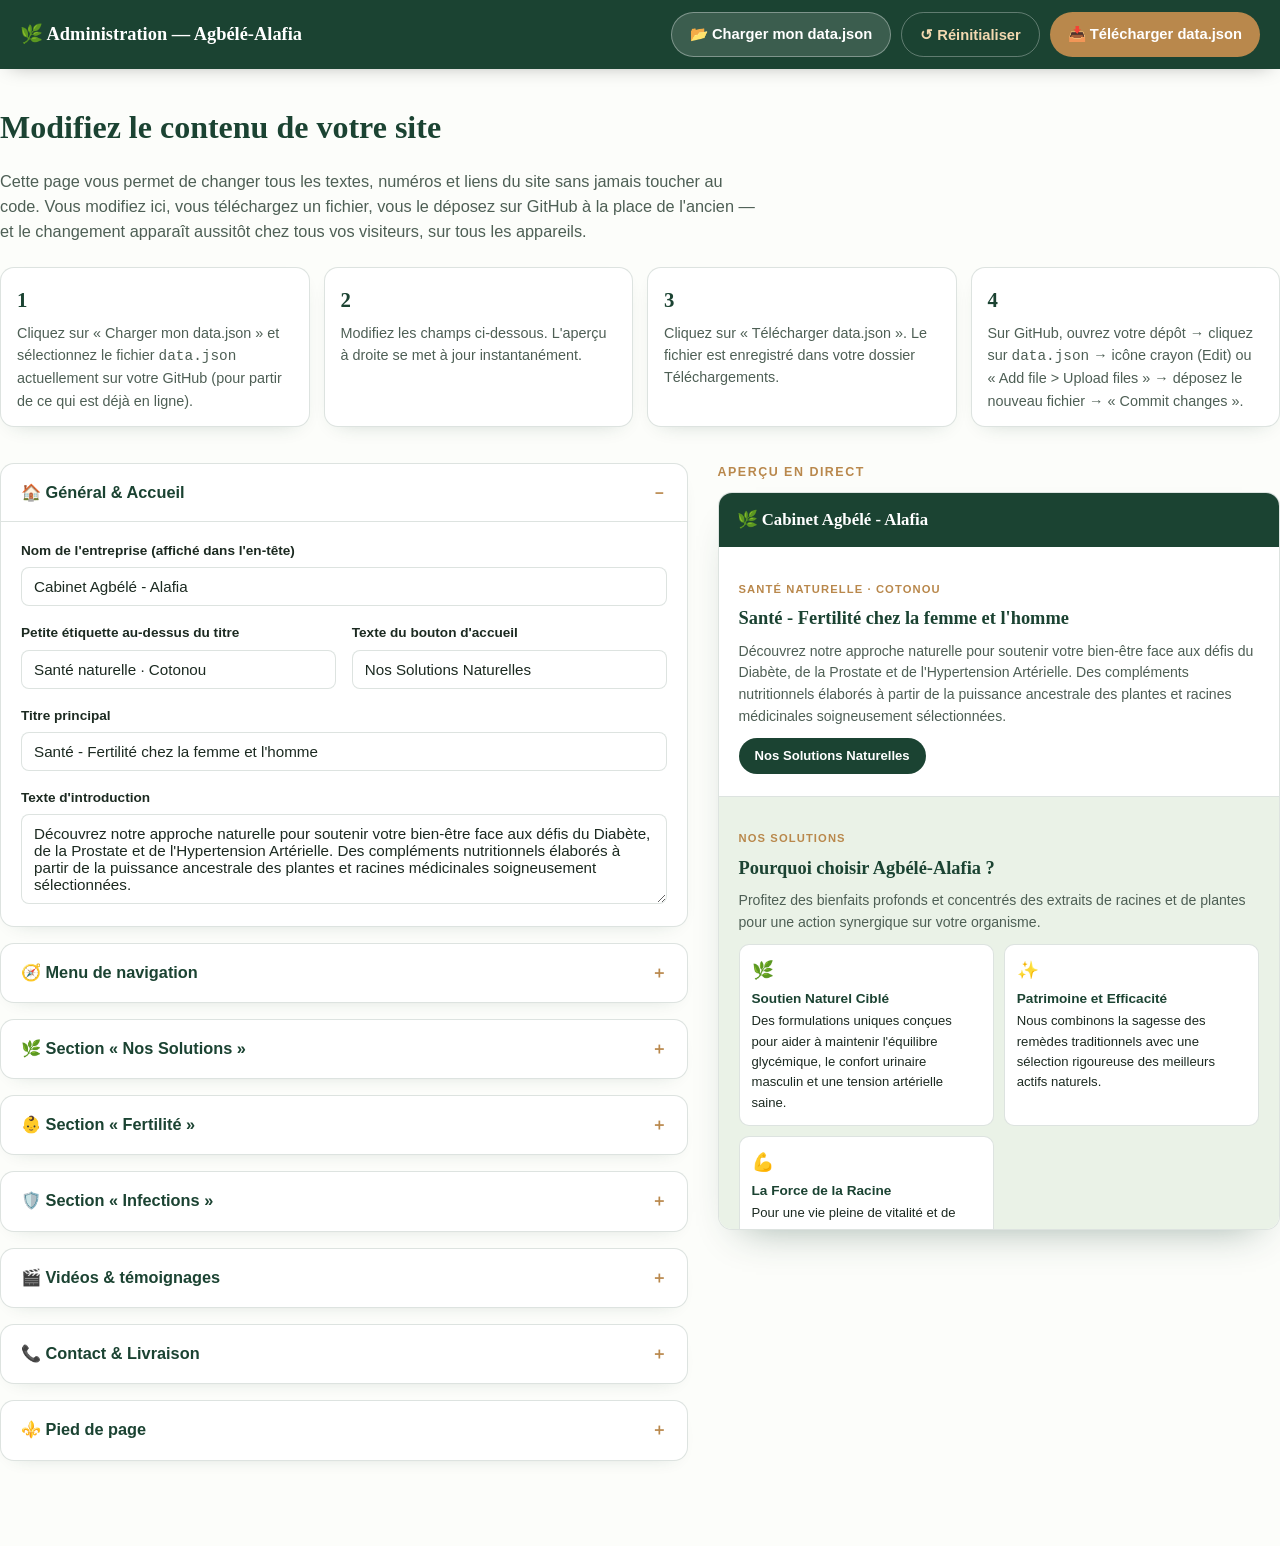
<file: admin.html>
<!DOCTYPE html>
<html lang="fr">
<head>
<meta charset="UTF-8">
<meta name="viewport" content="width=device-width, initial-scale=1.0">
<title>Administration — Cabinet Agbélé-Alafia</title>
<meta name="robots" content="noindex, nofollow">

<style>
:root{
  --green-deep:#1B4332; --green-mid:#4C7A63; --green-pale:#EAF2E7;
  --gold-root:#B9884C; --gold-root-soft:#E4CFA8;
  --bg:#FCFDFA; --paper:#FFFFFF; --text:#1C2A21; --text-soft:#4E5F55;
  --border-soft:rgba(27,67,50,0.15);
  --font-display:Georgia,'Iowan Old Style','Palatino Linotype',Palatino,serif;
  --font-body:-apple-system,BlinkMacSystemFont,'Segoe UI',Roboto,Helvetica,Arial,sans-serif;
  --radius-md:14px; --radius-sm:8px;
}
*,*::before,*::after{ box-sizing:border-box; }
body{ margin:0; background:var(--bg); color:var(--text); font-family:var(--font-body); line-height:1.55; }
h1,h2,h3{ font-family:var(--font-display); color:var(--green-deep); margin:0 0 .4em; }
a{ color:inherit; }
.container{ max-width:1280px; margin:0 auto; padding:0 20px; }
:focus-visible{ outline:3px solid var(--gold-root); outline-offset:2px; }
.visually-hidden-input{ position:absolute; width:1px; height:1px; overflow:hidden; clip:rect(0,0,0,0); }

/* ---------- Barre supérieure ---------- */
.admin-topbar{
  position:sticky; top:0; z-index:60; background:var(--green-deep); color:#fff;
  box-shadow:0 6px 20px -10px rgba(0,0,0,.35);
}
.admin-topbar-inner{
  max-width:1280px; margin:0 auto; padding:12px 20px;
  display:flex; flex-wrap:wrap; align-items:center; justify-content:space-between; gap:12px;
}
.admin-brand{ font-family:var(--font-display); font-size:1.15rem; font-weight:700; }
.admin-actions{ display:flex; flex-wrap:wrap; gap:10px; }
.btn-file, .btn-download, .btn-reset{
  display:inline-flex; align-items:center; gap:8px; cursor:pointer;
  border:none; border-radius:999px; padding:10px 18px; font-weight:700; font-size:.92rem;
  transition:transform .15s ease, box-shadow .15s ease;
}
.btn-file{ background:rgba(255,255,255,.14); color:#fff; border:1px solid rgba(255,255,255,.35); }
.btn-file:hover{ background:rgba(255,255,255,.24); }
.btn-download{ background:var(--gold-root); color:#fff; }
.btn-download:hover{ transform:translateY(-1px); box-shadow:0 10px 22px -10px rgba(0,0,0,.5); }
.btn-reset{ background:transparent; color:#F3D9B0; border:1px solid rgba(255,255,255,.3); }
.btn-reset:hover{ background:rgba(255,255,255,.1); }

/* ---------- Intro / étapes ---------- */
.admin-intro{ padding:34px 0 10px; }
.admin-intro p.lead{ color:var(--text-soft); max-width:760px; font-size:1.02rem; }
.steps{
  display:grid; grid-template-columns:repeat(4,1fr); gap:14px; margin:22px 0 0; padding:0; list-style:none;
}
.steps li{
  background:var(--paper); border:1px solid var(--border-soft); border-radius:var(--radius-md);
  padding:16px 16px 14px; font-size:.9rem; color:var(--text-soft);
  box-shadow:0 8px 20px -14px rgba(27,67,50,.3);
}
.steps li b{ display:block; color:var(--green-deep); font-family:var(--font-display); font-size:1.3rem; margin-bottom:6px; }

.save-notice{
  margin:20px 0 0; padding:14px 18px; border-radius:var(--radius-sm);
  background:var(--green-pale); border:1px solid var(--gold-root-soft); font-size:.92rem; color:var(--text);
  display:none; align-items:center; gap:10px;
}
.save-notice.show{ display:flex; }

/* ---------- Corps : formulaire + aperçu ---------- */
.admin-body{ display:grid; grid-template-columns:1.1fr .9fr; gap:30px; align-items:start; padding:26px 0 70px; }

.field-section{
  background:var(--paper); border:1px solid var(--border-soft); border-radius:var(--radius-md);
  margin-bottom:16px; box-shadow:0 8px 20px -16px rgba(27,67,50,.3); overflow:hidden;
}
.field-section summary{
  cursor:pointer; list-style:none; padding:16px 20px; font-weight:700; color:var(--green-deep);
  display:flex; align-items:center; gap:10px; font-size:1.02rem; user-select:none;
  border-bottom:1px solid transparent;
}
.field-section[open] summary{ border-bottom-color:var(--border-soft); }
.field-section summary::-webkit-details-marker{ display:none; }
.field-section summary::after{ content:"＋"; margin-left:auto; color:var(--gold-root); font-weight:700; }
.field-section[open] summary::after{ content:"－"; }

.field-grid{ padding:18px 20px 22px; display:grid; grid-template-columns:1fr 1fr; gap:16px; }
.field-grid .full{ grid-column:1 / -1; }
.field{ display:flex; flex-direction:column; gap:6px; }
.field.narrow{ max-width:110px; }
label{ font-size:.85rem; font-weight:700; color:var(--text); }
.hint{ font-size:.78rem; color:var(--text-soft); font-weight:400; margin-top:-2px; }
input[type=text], input[type=email], input[type=url], input[type=tel], textarea{
  font-family:var(--font-body); font-size:.95rem; color:var(--text);
  padding:10px 12px; border:1px solid var(--border-soft); border-radius:var(--radius-sm);
  background:#fff; width:100%; resize:vertical;
}
input:focus, textarea:focus{ border-color:var(--gold-root); }

/* ---------- Aperçu ---------- */
.preview-pane{ position:sticky; top:84px; }
.preview-label{
  font-size:.78rem; text-transform:uppercase; letter-spacing:.12em; font-weight:700;
  color:var(--gold-root); margin:0 0 10px;
}
.preview-frame{
  border:1px solid var(--border-soft); border-radius:var(--radius-md); overflow:hidden;
  box-shadow:0 20px 40px -24px rgba(27,67,50,.45); max-height:82vh; overflow-y:auto; background:#fff;
}
.pv-header{ background:var(--green-deep); color:#fff; padding:14px 18px; font-family:var(--font-display); font-size:1.05rem; font-weight:700; }
.pv-section{ padding:22px 20px; border-bottom:1px solid var(--border-soft); }
.pv-section.alt{ background:var(--green-pale); }
.pv-eyebrow{ text-transform:uppercase; letter-spacing:.1em; font-size:.7rem; font-weight:700; color:var(--gold-root); margin-bottom:6px; }
.pv-h{ font-family:var(--font-display); color:var(--green-deep); font-size:1.15rem; margin:0 0 8px; }
.pv-p{ color:var(--text-soft); font-size:.88rem; margin:0 0 10px; }
.pv-cta{ display:inline-block; background:var(--green-deep); color:#fff; padding:8px 16px; border-radius:999px; font-size:.82rem; font-weight:700; }
.pv-cards{ display:grid; grid-template-columns:1fr 1fr; gap:10px; margin-top:10px; }
.pv-card{ background:#fff; border:1px solid var(--border-soft); border-radius:10px; padding:12px; font-size:.82rem; }
.pv-card .icon{ font-size:1.1rem; }
.pv-card b{ display:block; color:var(--green-deep); margin:4px 0 2px; font-size:.85rem; }
.pv-cols{ display:grid; grid-template-columns:1fr 1fr; gap:14px; margin-top:8px; }
.pv-cols h4{ font-size:.78rem; text-transform:uppercase; letter-spacing:.06em; color:var(--gold-root); margin:0 0 4px; }
.pv-cols p{ font-size:.82rem; color:var(--text-soft); margin:0; }
.pv-contact{ background:var(--green-deep); color:#fff; }
.pv-contact .pv-h, .pv-contact .pv-eyebrow{ color:#fff; }
.pv-contact .pv-p{ color:#CFE0D6; }
.pv-row{ font-size:.85rem; padding:6px 0; border-bottom:1px solid rgba(255,255,255,.15); }
.pv-delivery{ background:var(--gold-root); color:#fff; border-radius:10px; padding:12px 14px; font-size:.85rem; font-weight:700; margin-top:10px; }
.pv-footer{ background:var(--green-deep); color:#fff; text-align:center; padding:20px; font-size:.85rem; }
.pv-footer .slog{ font-family:var(--font-display); font-size:1rem; margin-bottom:4px; }

@media (max-width:980px){
  .admin-body{ grid-template-columns:1fr; }
  .preview-pane{ position:static; }
  .steps{ grid-template-columns:1fr 1fr; }
  .field-grid{ grid-template-columns:1fr; }
  .pv-cards, .pv-cols{ grid-template-columns:1fr; }
}
</style>
</head>
<body>

<header class="admin-topbar">
  <div class="admin-topbar-inner">
    <div class="admin-brand">🌿 Administration — Agbélé-Alafia</div>
    <div class="admin-actions">
      <label class="btn-file">
        📂 Charger mon data.json
        <input type="file" id="load-input" accept="application/json,.json" class="visually-hidden-input">
      </label>
      <button class="btn-reset" id="reset-btn" type="button">↺ Réinitialiser</button>
      <button class="btn-download" id="download-btn" type="button">📥 Télécharger data.json</button>
    </div>
  </div>
</header>

<div class="admin-intro container">
  <h1>Modifiez le contenu de votre site</h1>
  <p class="lead">Cette page vous permet de changer tous les textes, numéros et liens du site sans jamais toucher au code. Vous modifiez ici, vous téléchargez un fichier, vous le déposez sur GitHub à la place de l'ancien — et le changement apparaît aussitôt chez tous vos visiteurs, sur tous les appareils.</p>
  <ol class="steps">
    <li><b>1</b>Cliquez sur « Charger mon data.json » et sélectionnez le fichier <code>data.json</code> actuellement sur votre GitHub (pour partir de ce qui est déjà en ligne).</li>
    <li><b>2</b>Modifiez les champs ci-dessous. L'aperçu à droite se met à jour instantanément.</li>
    <li><b>3</b>Cliquez sur « Télécharger data.json ». Le fichier est enregistré dans votre dossier Téléchargements.</li>
    <li><b>4</b>Sur GitHub, ouvrez votre dépôt → cliquez sur <code>data.json</code> → icône crayon (Edit) ou « Add file &gt; Upload files » → déposez le nouveau fichier → « Commit changes ».</li>
  </ol>
  <div class="save-notice" id="save-notice">✅ data.json téléchargé ! Il ne vous reste qu'à le déposer sur GitHub à la place de l'ancien.</div>
</div>

<div class="admin-body container">

  <form id="admin-form" onsubmit="return false;">

    <details open class="field-section">
      <summary>🏠 Général &amp; Accueil</summary>
      <div class="field-grid">
        <div class="field full">
          <label for="f-siteTitle">Nom de l'entreprise (affiché dans l'en-tête)</label>
          <input type="text" id="f-siteTitle">
        </div>
        <div class="field">
          <label for="f-hero-eyebrow">Petite étiquette au-dessus du titre</label>
          <input type="text" id="f-hero-eyebrow">
        </div>
        <div class="field">
          <label for="f-hero-cta">Texte du bouton d'accueil</label>
          <input type="text" id="f-hero-cta">
        </div>
        <div class="field full">
          <label for="f-hero-title">Titre principal</label>
          <input type="text" id="f-hero-title">
        </div>
        <div class="field full">
          <label for="f-hero-text">Texte d'introduction</label>
          <textarea id="f-hero-text" rows="4"></textarea>
        </div>
      </div>
    </details>

    <details class="field-section">
      <summary>🧭 Menu de navigation</summary>
      <div class="field-grid">
        <div class="field"><label for="f-nav-accueil">Lien 1</label><input type="text" id="f-nav-accueil"></div>
        <div class="field"><label for="f-nav-solutions">Lien 2</label><input type="text" id="f-nav-solutions"></div>
        <div class="field"><label for="f-nav-fertilite">Lien 3</label><input type="text" id="f-nav-fertilite"></div>
        <div class="field"><label for="f-nav-infections">Lien 4</label><input type="text" id="f-nav-infections"></div>
        <div class="field"><label for="f-nav-videos">Lien 5</label><input type="text" id="f-nav-videos"></div>
        <div class="field"><label for="f-nav-contact">Lien 6 (bouton)</label><input type="text" id="f-nav-contact"></div>
      </div>
    </details>

    <details class="field-section">
      <summary>🌿 Section « Nos Solutions »</summary>
      <div class="field-grid">
        <div class="field"><label for="f-sol-eyebrow">Étiquette</label><input type="text" id="f-sol-eyebrow"></div>
        <div class="field full"><label for="f-sol-title">Titre de la section</label><input type="text" id="f-sol-title"></div>
        <div class="field full"><label for="f-sol-intro">Texte d'introduction</label><textarea id="f-sol-intro" rows="2"></textarea></div>

        <div class="field narrow"><label for="f-sol-icon-1">Icône 1</label><input type="text" id="f-sol-icon-1"></div>
        <div class="field"><label for="f-sol-title-1">Titre 1</label><input type="text" id="f-sol-title-1"></div>
        <div class="field full"><label for="f-sol-text-1">Texte 1</label><textarea id="f-sol-text-1" rows="2"></textarea></div>

        <div class="field narrow"><label for="f-sol-icon-2">Icône 2</label><input type="text" id="f-sol-icon-2"></div>
        <div class="field"><label for="f-sol-title-2">Titre 2</label><input type="text" id="f-sol-title-2"></div>
        <div class="field full"><label for="f-sol-text-2">Texte 2</label><textarea id="f-sol-text-2" rows="2"></textarea></div>

        <div class="field narrow"><label for="f-sol-icon-3">Icône 3</label><input type="text" id="f-sol-icon-3"></div>
        <div class="field"><label for="f-sol-title-3">Titre 3</label><input type="text" id="f-sol-title-3"></div>
        <div class="field full"><label for="f-sol-text-3">Texte 3</label><textarea id="f-sol-text-3" rows="2"></textarea></div>
      </div>
    </details>

    <details class="field-section">
      <summary>👶 Section « Fertilité »</summary>
      <div class="field-grid">
        <div class="field"><label for="f-fert-eyebrow">Étiquette</label><input type="text" id="f-fert-eyebrow"></div>
        <div class="field full"><label for="f-fert-title">Titre de la section</label><input type="text" id="f-fert-title"></div>
        <div class="field"><label for="f-fert-femme-title">Titre colonne femme</label><input type="text" id="f-fert-femme-title"></div>
        <div class="field"><label for="f-fert-homme-title">Titre colonne homme</label><input type="text" id="f-fert-homme-title"></div>
        <div class="field full"><label for="f-fert-femme-text">Texte pour Madame</label><textarea id="f-fert-femme-text" rows="4"></textarea></div>
        <div class="field full"><label for="f-fert-homme-text">Texte pour Monsieur</label><textarea id="f-fert-homme-text" rows="4"></textarea></div>
      </div>
    </details>

    <details class="field-section">
      <summary>🛡️ Section « Infections »</summary>
      <div class="field-grid">
        <div class="field"><label for="f-inf-eyebrow">Étiquette</label><input type="text" id="f-inf-eyebrow"></div>
        <div class="field full"><label for="f-inf-title">Titre de la section</label><input type="text" id="f-inf-title"></div>
        <div class="field full"><label for="f-inf-intro">Texte d'introduction</label><textarea id="f-inf-intro" rows="2"></textarea></div>

        <div class="field narrow"><label for="f-inf-icon-1">Icône 1</label><input type="text" id="f-inf-icon-1"></div>
        <div class="field"><label for="f-inf-title-1">Titre 1</label><input type="text" id="f-inf-title-1"></div>
        <div class="field full"><label for="f-inf-text-1">Texte 1</label><textarea id="f-inf-text-1" rows="2"></textarea></div>

        <div class="field narrow"><label for="f-inf-icon-2">Icône 2</label><input type="text" id="f-inf-icon-2"></div>
        <div class="field"><label for="f-inf-title-2">Titre 2</label><input type="text" id="f-inf-title-2"></div>
        <div class="field full"><label for="f-inf-text-2">Texte 2</label><textarea id="f-inf-text-2" rows="2"></textarea></div>

        <div class="field narrow"><label for="f-inf-icon-3">Icône 3</label><input type="text" id="f-inf-icon-3"></div>
        <div class="field"><label for="f-inf-title-3">Titre 3</label><input type="text" id="f-inf-title-3"></div>
        <div class="field full"><label for="f-inf-text-3">Texte 3</label><textarea id="f-inf-text-3" rows="2"></textarea></div>
      </div>
    </details>

    <details class="field-section">
      <summary>🎬 Vidéos &amp; témoignages</summary>
      <div class="field-grid">
        <div class="field"><label for="f-vid-eyebrow">Étiquette</label><input type="text" id="f-vid-eyebrow"></div>
        <div class="field full"><label for="f-vid-title">Titre de la section</label><input type="text" id="f-vid-title"></div>
        <div class="field full"><label for="f-vid-intro">Texte d'introduction</label><textarea id="f-vid-intro" rows="2"></textarea></div>

        <div class="field full" style="border-top:1px dashed var(--border-soft); padding-top:14px; margin-top:4px;">
          <span class="hint">Pour chaque vidéo : collez le lien de partage Facebook et donnez-lui un nom (ex. « Témoignage de Sandra »). Tant que vous ne connaissez pas le contenu exact, laissez « Vidéo 1 », « Vidéo 2 »…</span>
        </div>
        <div class="field"><label for="f-vid-label-1">Nom vidéo 1</label><input type="text" id="f-vid-label-1"></div>
        <div class="field"><label for="f-vid-url-1">Lien vidéo 1</label><input type="url" id="f-vid-url-1"></div>
        <div class="field"><label for="f-vid-label-2">Nom vidéo 2</label><input type="text" id="f-vid-label-2"></div>
        <div class="field"><label for="f-vid-url-2">Lien vidéo 2</label><input type="url" id="f-vid-url-2"></div>
        <div class="field"><label for="f-vid-label-3">Nom vidéo 3</label><input type="text" id="f-vid-label-3"></div>
        <div class="field"><label for="f-vid-url-3">Lien vidéo 3</label><input type="url" id="f-vid-url-3"></div>
        <div class="field"><label for="f-vid-label-4">Nom vidéo 4</label><input type="text" id="f-vid-label-4"></div>
        <div class="field"><label for="f-vid-url-4">Lien vidéo 4</label><input type="url" id="f-vid-url-4"></div>
        <div class="field"><label for="f-vid-label-5">Nom vidéo 5</label><input type="text" id="f-vid-label-5"></div>
        <div class="field"><label for="f-vid-url-5">Lien vidéo 5</label><input type="url" id="f-vid-url-5"></div>
        <div class="field"><label for="f-vid-label-6">Nom vidéo 6</label><input type="text" id="f-vid-label-6"></div>
        <div class="field"><label for="f-vid-url-6">Lien vidéo 6</label><input type="url" id="f-vid-url-6"></div>
        <div class="field"><label for="f-vid-label-7">Nom vidéo 7</label><input type="text" id="f-vid-label-7"></div>
        <div class="field"><label for="f-vid-url-7">Lien vidéo 7</label><input type="url" id="f-vid-url-7"></div>
        <div class="field"><label for="f-vid-label-8">Nom vidéo 8</label><input type="text" id="f-vid-label-8"></div>
        <div class="field"><label for="f-vid-url-8">Lien vidéo 8</label><input type="url" id="f-vid-url-8"></div>

        <div class="field full" style="border-top:1px dashed var(--border-soft); padding-top:14px; margin-top:4px;">
          <span class="hint">Deux liens supplémentaires affichés en petits boutons sous les vidéos (événement, publication) :</span>
        </div>
        <div class="field"><label for="f-vid-event-label">Nom du lien « Événement »</label><input type="text" id="f-vid-event-label"></div>
        <div class="field"><label for="f-vid-event-url">Lien de l'événement</label><input type="url" id="f-vid-event-url"></div>
        <div class="field"><label for="f-vid-post-label">Nom du lien « Publication »</label><input type="text" id="f-vid-post-label"></div>
        <div class="field"><label for="f-vid-post-url">Lien de la publication</label><input type="url" id="f-vid-post-url"></div>
      </div>
    </details>

    <details class="field-section">
      <summary>📞 Contact &amp; Livraison</summary>
      <div class="field-grid">
        <div class="field"><label for="f-contact-eyebrow">Étiquette</label><input type="text" id="f-contact-eyebrow"></div>
        <div class="field full"><label for="f-contact-title">Titre de la section</label><input type="text" id="f-contact-title"></div>
        <div class="field full"><label for="f-contact-intro">Texte d'introduction</label><textarea id="f-contact-intro" rows="2"></textarea></div>

        <div class="field">
          <label for="f-contact-phone1">Téléphone / Commande 1</label>
          <input type="tel" id="f-contact-phone1">
          <span class="hint">Format libre, ex : +229 01 57 35 36 35</span>
        </div>
        <div class="field">
          <label for="f-contact-phone2">Téléphone / Commande 2</label>
          <input type="tel" id="f-contact-phone2">
        </div>
        <div class="field">
          <label for="f-contact-whatsapp">Numéro WhatsApp</label>
          <input type="tel" id="f-contact-whatsapp">
          <span class="hint">Sans le +229, ex : 57353635</span>
        </div>
        <div class="field">
          <label for="f-contact-email">E-mail</label>
          <input type="email" id="f-contact-email">
        </div>
        <div class="field full">
          <label for="f-contact-address">Adresse</label>
          <input type="text" id="f-contact-address">
        </div>
        <div class="field full">
          <label for="f-contact-facebook">Lien de la page Facebook</label>
          <input type="url" id="f-contact-facebook">
        </div>
        <div class="field full">
          <label for="f-contact-delivery">Texte de livraison</label>
          <input type="text" id="f-contact-delivery">
        </div>
      </div>
    </details>

    <details class="field-section">
      <summary>⚜️ Pied de page</summary>
      <div class="field-grid">
        <div class="field full"><label for="f-footer-text">Slogan affiché en pied de page</label><input type="text" id="f-footer-text"></div>
        <div class="field full"><label for="f-footer-legal">Mention légale</label><input type="text" id="f-footer-legal"></div>
      </div>
    </details>

  </form>

  <aside class="preview-pane">
    <p class="preview-label">Aperçu en direct</p>
    <div class="preview-frame">
      <div class="pv-header">🌿 <span id="pv-siteTitle"></span></div>

      <div class="pv-section">
        <p class="pv-eyebrow" id="pv-hero-eyebrow"></p>
        <h2 class="pv-h" id="pv-hero-title"></h2>
        <p class="pv-p" id="pv-hero-text"></p>
        <span class="pv-cta" id="pv-hero-cta"></span>
      </div>

      <div class="pv-section alt">
        <p class="pv-eyebrow" id="pv-sol-eyebrow"></p>
        <h2 class="pv-h" id="pv-sol-title"></h2>
        <p class="pv-p" id="pv-sol-intro"></p>
        <div class="pv-cards">
          <div class="pv-card"><span class="icon" id="pv-sol-icon-1"></span><b id="pv-sol-title-1"></b><span id="pv-sol-text-1"></span></div>
          <div class="pv-card"><span class="icon" id="pv-sol-icon-2"></span><b id="pv-sol-title-2"></b><span id="pv-sol-text-2"></span></div>
          <div class="pv-card"><span class="icon" id="pv-sol-icon-3"></span><b id="pv-sol-title-3"></b><span id="pv-sol-text-3"></span></div>
        </div>
      </div>

      <div class="pv-section">
        <p class="pv-eyebrow" id="pv-fert-eyebrow"></p>
        <h2 class="pv-h" id="pv-fert-title"></h2>
        <div class="pv-cols">
          <div><h4 id="pv-fert-femme-title"></h4><p id="pv-fert-femme-text"></p></div>
          <div><h4 id="pv-fert-homme-title"></h4><p id="pv-fert-homme-text"></p></div>
        </div>
      </div>

      <div class="pv-section alt">
        <p class="pv-eyebrow" id="pv-inf-eyebrow"></p>
        <h2 class="pv-h" id="pv-inf-title"></h2>
        <p class="pv-p" id="pv-inf-intro"></p>
        <div class="pv-cards">
          <div class="pv-card"><span class="icon" id="pv-inf-icon-1"></span><b id="pv-inf-title-1"></b><span id="pv-inf-text-1"></span></div>
          <div class="pv-card"><span class="icon" id="pv-inf-icon-2"></span><b id="pv-inf-title-2"></b><span id="pv-inf-text-2"></span></div>
          <div class="pv-card"><span class="icon" id="pv-inf-icon-3"></span><b id="pv-inf-title-3"></b><span id="pv-inf-text-3"></span></div>
        </div>
      </div>

      <div class="pv-section">
        <p class="pv-eyebrow" id="pv-vid-eyebrow"></p>
        <h2 class="pv-h" id="pv-vid-title"></h2>
        <p class="pv-p" id="pv-vid-intro"></p>
        <div class="pv-cards" id="pv-vid-list" style="grid-template-columns:1fr;"></div>
      </div>

      <div class="pv-section pv-contact">
        <p class="pv-eyebrow" id="pv-contact-eyebrow"></p>
        <h2 class="pv-h" id="pv-contact-title"></h2>
        <p class="pv-p" id="pv-contact-intro"></p>
        <div class="pv-row">📞 <span id="pv-contact-phone1"></span></div>
        <div class="pv-row">📞 <span id="pv-contact-phone2"></span></div>
        <div class="pv-row">💬 WhatsApp : <span id="pv-contact-whatsapp"></span></div>
        <div class="pv-row">📧 <span id="pv-contact-email"></span></div>
        <div class="pv-row">📍 <span id="pv-contact-address"></span></div>
        <div class="pv-delivery">🚚 <span id="pv-contact-delivery"></span></div>
      </div>

      <div class="pv-footer">
        <div class="slog" id="pv-footer-text"></div>
        <div id="pv-footer-legal" style="opacity:.75; font-size:.78rem;"></div>
      </div>
    </div>
  </aside>

</div>

<script>
/* ==========================================================================
   VALEURS PAR DÉFAUT (identiques à celles d'index.html)
   ========================================================================== */
const DEFAULT_DATA = {
  siteTitle:"Cabinet Agbélé - Alafia",
  nav:{accueil:"Accueil",solutions:"Nos Solutions",fertilite:"Fertilité",infections:"Infections",videos:"Vidéos",contact:"Contact"},
  hero:{eyebrow:"Santé naturelle · Cotonou",title:"Santé - Fertilité chez la femme et l'homme",
    text:"Découvrez notre approche naturelle pour soutenir votre bien-être face aux défis du Diabète, de la Prostate et de l'Hypertension Artérielle. Des compléments nutritionnels élaborés à partir de la puissance ancestrale des plantes et racines médicinales soigneusement sélectionnées.",
    cta:"Nos Solutions Naturelles"},
  solutions:{eyebrow:"Nos solutions",title:"Pourquoi choisir Agbélé-Alafia ?",
    intro:"Profitez des bienfaits profonds et concentrés des extraits de racines et de plantes pour une action synergique sur votre organisme.",
    item1_icon:"🌿",item1_title:"Soutien Naturel Ciblé",item1_text:"Des formulations uniques conçues pour aider à maintenir l'équilibre glycémique, le confort urinaire masculin et une tension artérielle saine.",
    item2_icon:"✨",item2_title:"Patrimoine et Efficacité",item2_text:"Nous combinons la sagesse des remèdes traditionnels avec une sélection rigoureuse des meilleurs actifs naturels.",
    item3_icon:"💪",item3_title:"La Force de la Racine",item3_text:"Pour une vie pleine de vitalité et de sérénité, faites confiance à Agbélé-Alafia."},
  fertilite:{eyebrow:"Fertilité",title:"Votre chemin vers la parentalité commence ici !",
    femme_title:"Pour Madame",femme_text:"Nous comprenons le désir d'avoir un enfant. Nos solutions soutiennent le cycle féminin, aident à régulariser et optimiser l'ovulation. Elles offrent un environnement sain et nourrissant pour la conception.",
    homme_title:"Pour Monsieur",homme_text:"Messieurs, la fertilité n'est pas qu'une affaire de femme. Si vos résultats de spermogramme indiquent une faible quantité, un manque de mobilité ou une mauvaise qualité des spermatozoïdes, ne baissez pas les bras. Nos solutions naturelles et ciblées sont conçues pour revitaliser votre système reproducteur et booster vos chances de devenir père."},
  infections:{eyebrow:"Infections",title:"Agbélé-Alafia Infections : Votre Bouclier Naturel",
    intro:"Renforcez vos défenses pour une protection optimale ! Face aux agressions extérieures et aux infections récurrentes (urinaires, respiratoires, etc.), votre corps a besoin d'un soutien puissant et naturel.",
    item1_icon:"🎯",item1_title:"Action Ciblée",item1_text:"Des extraits de racines et de plantes pour le soutien du système immunitaire et de purification.",
    item2_icon:"🌿",item2_title:"Force Naturelle",item2_text:"Un concentré d'actifs pour combattre efficacement et prévenir la récidive.",
    item3_icon:"🌸",item3_title:"Bien-être Retrouvé",item3_text:"Contribuez à l'équilibre et à l'harmonie interne de votre corps."},
  videos:{eyebrow:"Vidéos & témoignages",title:"Agbélé-Alafia en images",
    intro:"Retrouvez nos publications et témoignages, directement issus de notre page Facebook officielle.",
    items:[
      {label:"Vidéo 1",url:"https://www.facebook.com/share/v/1DF4SzppKY/"},
      {label:"Vidéo 2",url:"https://www.facebook.com/share/v/1DM6QVG8kz/"},
      {label:"Vidéo 3",url:"https://www.facebook.com/share/v/1Te74xaLpu/"},
      {label:"Vidéo 4",url:"https://www.facebook.com/share/v/1cP71ZPJs2/"},
      {label:"Vidéo 5",url:"https://www.facebook.com/share/r/1DTzYFU6d8/"},
      {label:"Vidéo 6",url:"https://www.facebook.com/share/v/1DLRyQWcvA/"},
      {label:"Vidéo 7",url:"https://www.facebook.com/share/r/17yimfwj8P/"},
      {label:"Vidéo 8",url:"https://www.facebook.com/share/1F8iReqeMb/"}
    ],
    eventLabel:"📅 Événement : Agbélé-Alafia Santé et Fertilité",
    eventUrl:"https://facebook.com/events/s/agbele-alafia-sante-et-fertili/1687059961923750/",
    postLabel:"📄 Publication Facebook",
    postUrl:"https://www.facebook.com/61557355948928/posts/122245858208245198/?app=fbl"},
  contact:{eyebrow:"Contact",title:"Contactez-nous et Commandez",
    intro:"Notre équipe est là pour vous accompagner sereinement vers votre projet de famille.",
    phone1:"+229 01 57 35 36 35",phone2:"01 96 56 37 89",whatsapp:"57353635",email:"agbelealafia@gmail.com",
    deliveryText:"Livraison possible ! Appelez le 0157353635.",
    facebook:"https://www.facebook.com/profile.php?id=61557355948928",
    address:"Agla, Rue Pharmacie des Archanges, 3ème maison à étages à gauche, Cotonou, Bénin, 00229"},
  footer:{text:"Cabinet Agbélé-Alafia : Pour que la vie continue.",legal:"© 2026 Cabinet Agbélé - Alafia. Tous droits réservés."}
};

const FIELD_MAP = [
  ['f-siteTitle', d => d.siteTitle],
  ['f-nav-accueil', d => d.nav.accueil], ['f-nav-solutions', d => d.nav.solutions],
  ['f-nav-fertilite', d => d.nav.fertilite], ['f-nav-infections', d => d.nav.infections],
  ['f-nav-videos', d => d.nav.videos], ['f-nav-contact', d => d.nav.contact],
  ['f-hero-eyebrow', d => d.hero.eyebrow], ['f-hero-title', d => d.hero.title], ['f-hero-text', d => d.hero.text], ['f-hero-cta', d => d.hero.cta],
  ['f-sol-eyebrow', d => d.solutions.eyebrow], ['f-sol-title', d => d.solutions.title], ['f-sol-intro', d => d.solutions.intro],
  ['f-sol-icon-1', d => d.solutions.item1_icon], ['f-sol-title-1', d => d.solutions.item1_title], ['f-sol-text-1', d => d.solutions.item1_text],
  ['f-sol-icon-2', d => d.solutions.item2_icon], ['f-sol-title-2', d => d.solutions.item2_title], ['f-sol-text-2', d => d.solutions.item2_text],
  ['f-sol-icon-3', d => d.solutions.item3_icon], ['f-sol-title-3', d => d.solutions.item3_title], ['f-sol-text-3', d => d.solutions.item3_text],
  ['f-fert-eyebrow', d => d.fertilite.eyebrow], ['f-fert-title', d => d.fertilite.title],
  ['f-fert-femme-title', d => d.fertilite.femme_title], ['f-fert-femme-text', d => d.fertilite.femme_text],
  ['f-fert-homme-title', d => d.fertilite.homme_title], ['f-fert-homme-text', d => d.fertilite.homme_text],
  ['f-inf-eyebrow', d => d.infections.eyebrow], ['f-inf-title', d => d.infections.title], ['f-inf-intro', d => d.infections.intro],
  ['f-inf-icon-1', d => d.infections.item1_icon], ['f-inf-title-1', d => d.infections.item1_title], ['f-inf-text-1', d => d.infections.item1_text],
  ['f-inf-icon-2', d => d.infections.item2_icon], ['f-inf-title-2', d => d.infections.item2_title], ['f-inf-text-2', d => d.infections.item2_text],
  ['f-inf-icon-3', d => d.infections.item3_icon], ['f-inf-title-3', d => d.infections.item3_title], ['f-inf-text-3', d => d.infections.item3_text],
  ['f-vid-eyebrow', d => d.videos.eyebrow], ['f-vid-title', d => d.videos.title], ['f-vid-intro', d => d.videos.intro],
  ['f-vid-label-1', d => (d.videos.items[0]||{}).label], ['f-vid-url-1', d => (d.videos.items[0]||{}).url],
  ['f-vid-label-2', d => (d.videos.items[1]||{}).label], ['f-vid-url-2', d => (d.videos.items[1]||{}).url],
  ['f-vid-label-3', d => (d.videos.items[2]||{}).label], ['f-vid-url-3', d => (d.videos.items[2]||{}).url],
  ['f-vid-label-4', d => (d.videos.items[3]||{}).label], ['f-vid-url-4', d => (d.videos.items[3]||{}).url],
  ['f-vid-label-5', d => (d.videos.items[4]||{}).label], ['f-vid-url-5', d => (d.videos.items[4]||{}).url],
  ['f-vid-label-6', d => (d.videos.items[5]||{}).label], ['f-vid-url-6', d => (d.videos.items[5]||{}).url],
  ['f-vid-label-7', d => (d.videos.items[6]||{}).label], ['f-vid-url-7', d => (d.videos.items[6]||{}).url],
  ['f-vid-label-8', d => (d.videos.items[7]||{}).label], ['f-vid-url-8', d => (d.videos.items[7]||{}).url],
  ['f-vid-event-label', d => d.videos.eventLabel], ['f-vid-event-url', d => d.videos.eventUrl],
  ['f-vid-post-label', d => d.videos.postLabel], ['f-vid-post-url', d => d.videos.postUrl],
  ['f-contact-eyebrow', d => d.contact.eyebrow], ['f-contact-title', d => d.contact.title], ['f-contact-intro', d => d.contact.intro],
  ['f-contact-phone1', d => d.contact.phone1], ['f-contact-phone2', d => d.contact.phone2],
  ['f-contact-whatsapp', d => d.contact.whatsapp], ['f-contact-email', d => d.contact.email],
  ['f-contact-address', d => d.contact.address], ['f-contact-facebook', d => d.contact.facebook], ['f-contact-delivery', d => d.contact.deliveryText],
  ['f-footer-text', d => d.footer.text], ['f-footer-legal', d => d.footer.legal]
];

function fillForm(d){
  FIELD_MAP.forEach(([id, getter]) => {
    const el = document.getElementById(id);
    if(el){ try{ el.value = getter(d) || ""; }catch(e){ el.value = ""; } }
  });
  updatePreview();
}

function collectFormData(){
  const v = id => { const el = document.getElementById(id); return el ? el.value : ""; };
  return {
    siteTitle: v('f-siteTitle'),
    nav:{ accueil:v('f-nav-accueil'), solutions:v('f-nav-solutions'), fertilite:v('f-nav-fertilite'), infections:v('f-nav-infections'), videos:v('f-nav-videos'), contact:v('f-nav-contact') },
    hero:{ eyebrow:v('f-hero-eyebrow'), title:v('f-hero-title'), text:v('f-hero-text'), cta:v('f-hero-cta') },
    solutions:{
      eyebrow:v('f-sol-eyebrow'), title:v('f-sol-title'), intro:v('f-sol-intro'),
      item1_icon:v('f-sol-icon-1'), item1_title:v('f-sol-title-1'), item1_text:v('f-sol-text-1'),
      item2_icon:v('f-sol-icon-2'), item2_title:v('f-sol-title-2'), item2_text:v('f-sol-text-2'),
      item3_icon:v('f-sol-icon-3'), item3_title:v('f-sol-title-3'), item3_text:v('f-sol-text-3')
    },
    fertilite:{
      eyebrow:v('f-fert-eyebrow'), title:v('f-fert-title'),
      femme_title:v('f-fert-femme-title'), femme_text:v('f-fert-femme-text'),
      homme_title:v('f-fert-homme-title'), homme_text:v('f-fert-homme-text')
    },
    infections:{
      eyebrow:v('f-inf-eyebrow'), title:v('f-inf-title'), intro:v('f-inf-intro'),
      item1_icon:v('f-inf-icon-1'), item1_title:v('f-inf-title-1'), item1_text:v('f-inf-text-1'),
      item2_icon:v('f-inf-icon-2'), item2_title:v('f-inf-title-2'), item2_text:v('f-inf-text-2'),
      item3_icon:v('f-inf-icon-3'), item3_title:v('f-inf-title-3'), item3_text:v('f-inf-text-3')
    },
    videos:{
      eyebrow:v('f-vid-eyebrow'), title:v('f-vid-title'), intro:v('f-vid-intro'),
      items:[
        {label:v('f-vid-label-1'), url:v('f-vid-url-1')},
        {label:v('f-vid-label-2'), url:v('f-vid-url-2')},
        {label:v('f-vid-label-3'), url:v('f-vid-url-3')},
        {label:v('f-vid-label-4'), url:v('f-vid-url-4')},
        {label:v('f-vid-label-5'), url:v('f-vid-url-5')},
        {label:v('f-vid-label-6'), url:v('f-vid-url-6')},
        {label:v('f-vid-label-7'), url:v('f-vid-url-7')},
        {label:v('f-vid-label-8'), url:v('f-vid-url-8')}
      ].filter(it => it.url),
      eventLabel:v('f-vid-event-label'), eventUrl:v('f-vid-event-url'),
      postLabel:v('f-vid-post-label'), postUrl:v('f-vid-post-url')
    },
    contact:{
      eyebrow:v('f-contact-eyebrow'), title:v('f-contact-title'), intro:v('f-contact-intro'),
      phone1:v('f-contact-phone1'), phone2:v('f-contact-phone2'), whatsapp:v('f-contact-whatsapp'),
      email:v('f-contact-email'), deliveryText:v('f-contact-delivery'), facebook:v('f-contact-facebook'), address:v('f-contact-address')
    },
    footer:{ text:v('f-footer-text'), legal:v('f-footer-legal') }
  };
}

/* ---------- Aperçu en direct ---------- */
function pvText(id, val){ const el = document.getElementById(id); if(el) el.textContent = val || ""; }
function updatePreview(){
  const d = collectFormData();
  pvText('pv-siteTitle', d.siteTitle);
  pvText('pv-hero-eyebrow', d.hero.eyebrow); pvText('pv-hero-title', d.hero.title);
  pvText('pv-hero-text', d.hero.text); pvText('pv-hero-cta', d.hero.cta);

  pvText('pv-sol-eyebrow', d.solutions.eyebrow); pvText('pv-sol-title', d.solutions.title); pvText('pv-sol-intro', d.solutions.intro);
  pvText('pv-sol-icon-1', d.solutions.item1_icon); pvText('pv-sol-title-1', d.solutions.item1_title); pvText('pv-sol-text-1', d.solutions.item1_text);
  pvText('pv-sol-icon-2', d.solutions.item2_icon); pvText('pv-sol-title-2', d.solutions.item2_title); pvText('pv-sol-text-2', d.solutions.item2_text);
  pvText('pv-sol-icon-3', d.solutions.item3_icon); pvText('pv-sol-title-3', d.solutions.item3_title); pvText('pv-sol-text-3', d.solutions.item3_text);

  pvText('pv-fert-eyebrow', d.fertilite.eyebrow); pvText('pv-fert-title', d.fertilite.title);
  pvText('pv-fert-femme-title', d.fertilite.femme_title); pvText('pv-fert-femme-text', d.fertilite.femme_text);
  pvText('pv-fert-homme-title', d.fertilite.homme_title); pvText('pv-fert-homme-text', d.fertilite.homme_text);

  pvText('pv-inf-eyebrow', d.infections.eyebrow); pvText('pv-inf-title', d.infections.title); pvText('pv-inf-intro', d.infections.intro);
  pvText('pv-inf-icon-1', d.infections.item1_icon); pvText('pv-inf-title-1', d.infections.item1_title); pvText('pv-inf-text-1', d.infections.item1_text);
  pvText('pv-inf-icon-2', d.infections.item2_icon); pvText('pv-inf-title-2', d.infections.item2_title); pvText('pv-inf-text-2', d.infections.item2_text);
  pvText('pv-inf-icon-3', d.infections.item3_icon); pvText('pv-inf-title-3', d.infections.item3_title); pvText('pv-inf-text-3', d.infections.item3_text);

  pvText('pv-vid-eyebrow', d.videos.eyebrow); pvText('pv-vid-title', d.videos.title); pvText('pv-vid-intro', d.videos.intro);
  const vidList = document.getElementById('pv-vid-list');
  if(vidList){
    vidList.innerHTML = (d.videos.items||[]).filter(it => it.url).map(it =>
      `<div class="pv-card">🎬 <b style="display:inline;">${(it.label||'Vidéo').replace(/</g,'&lt;')}</b></div>`
    ).join('') || '<span class="hint">Aucun lien vidéo renseigné</span>';
  }

  pvText('pv-contact-eyebrow', d.contact.eyebrow); pvText('pv-contact-title', d.contact.title); pvText('pv-contact-intro', d.contact.intro);
  pvText('pv-contact-phone1', d.contact.phone1); pvText('pv-contact-phone2', d.contact.phone2);
  pvText('pv-contact-whatsapp', d.contact.whatsapp); pvText('pv-contact-email', d.contact.email);
  pvText('pv-contact-address', d.contact.address); pvText('pv-contact-delivery', d.contact.deliveryText);

  pvText('pv-footer-text', d.footer.text); pvText('pv-footer-legal', d.footer.legal);
}

/* ---------- Chargement d'un data.json existant ---------- */
document.getElementById('load-input').addEventListener('change', (e) => {
  const file = e.target.files[0];
  if(!file) return;
  const reader = new FileReader();
  reader.onload = (ev) => {
    try{
      const data = JSON.parse(ev.target.result);
      fillForm(data);
    }catch(err){
      alert("Ce fichier ne semble pas être un data.json valide. Vérifiez que vous avez sélectionné le bon fichier.");
    }
  };
  reader.readAsText(file);
  e.target.value = "";
});

/* ---------- Réinitialisation ---------- */
document.getElementById('reset-btn').addEventListener('click', () => {
  if(confirm("Revenir au contenu par défaut ? Vos modifications non téléchargées seront perdues.")){
    fillForm(DEFAULT_DATA);
  }
});

/* ---------- Téléchargement du data.json ---------- */
document.getElementById('download-btn').addEventListener('click', () => {
  const data = collectFormData();
  const blob = new Blob([JSON.stringify(data, null, 2)], {type:'application/json'});
  const url = URL.createObjectURL(blob);
  const a = document.createElement('a');
  a.href = url; a.download = 'data.json';
  document.body.appendChild(a); a.click(); document.body.removeChild(a);
  URL.revokeObjectURL(url);
  const notice = document.getElementById('save-notice');
  notice.classList.add('show');
  clearTimeout(window.__noticeTimeout);
  window.__noticeTimeout = setTimeout(() => notice.classList.remove('show'), 6000);
});

/* ---------- Mise à jour en direct pendant la saisie ---------- */
document.getElementById('admin-form').addEventListener('input', updatePreview);

/* ---------- Initialisation ---------- */
fillForm(DEFAULT_DATA);
</script>
</body>
</html>
</file>
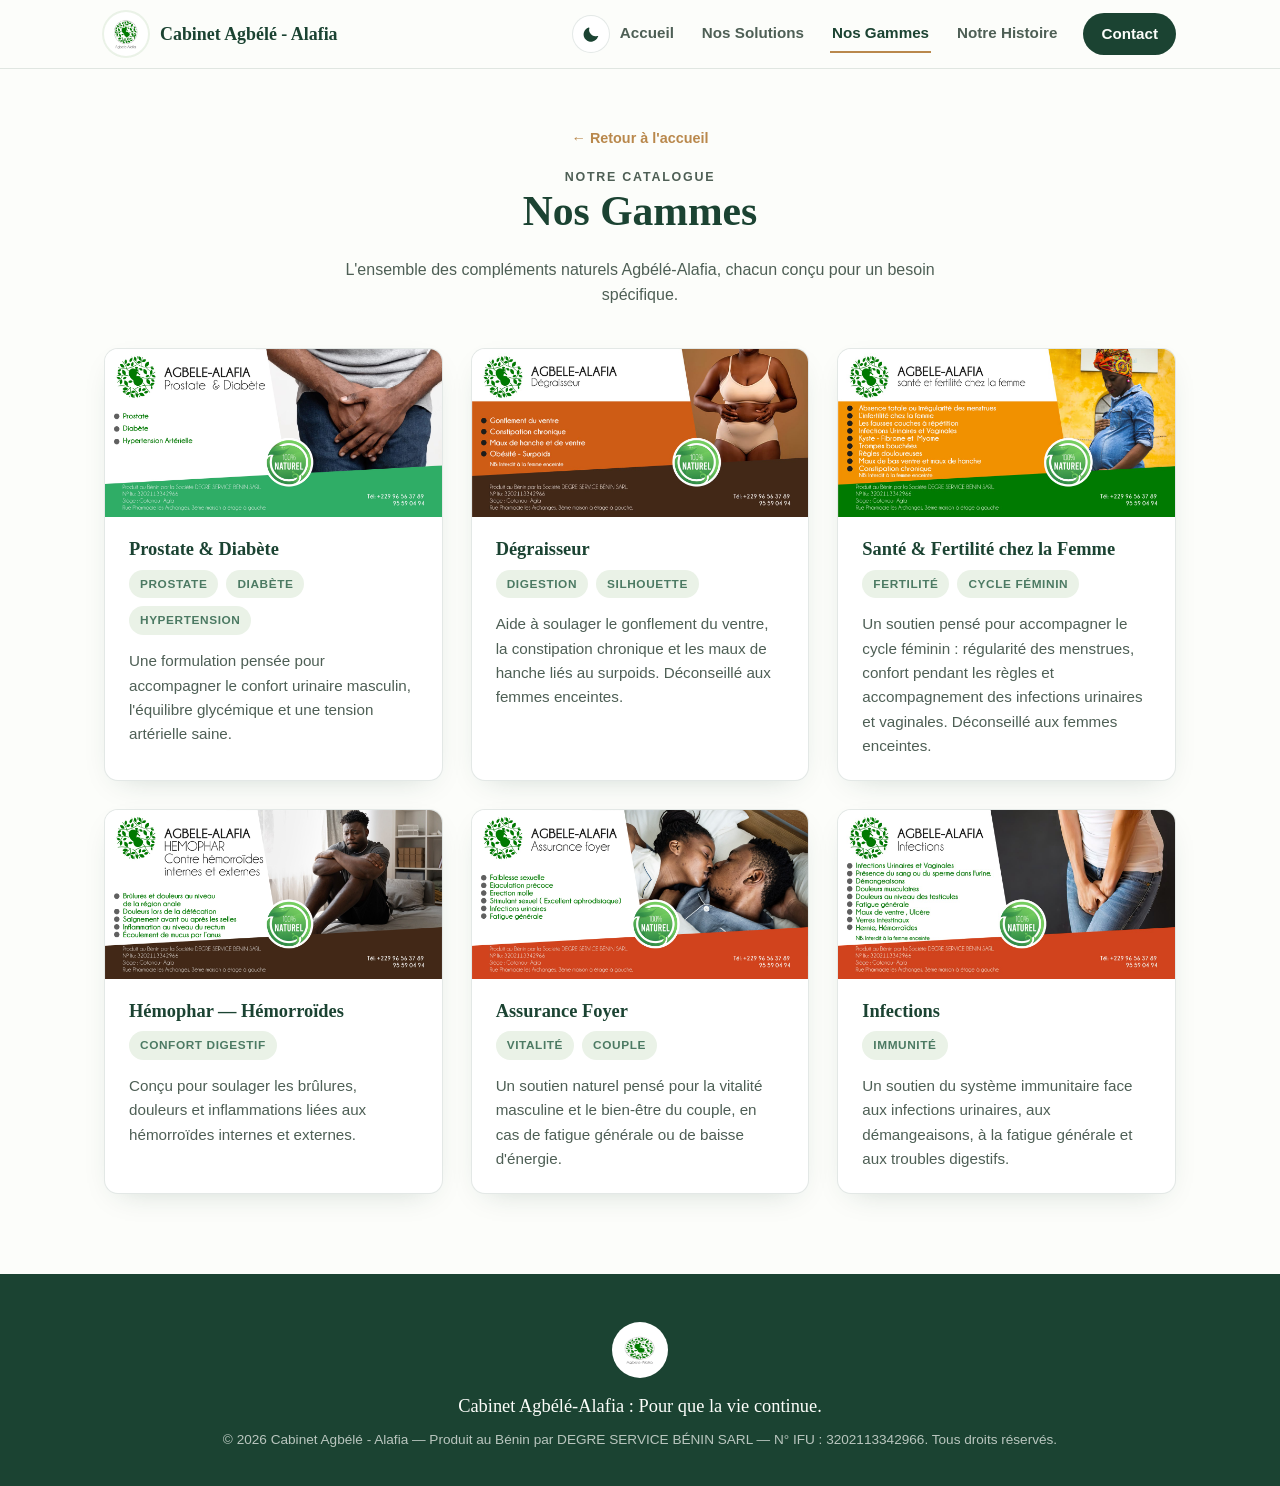
<file: galerie.html>
<!DOCTYPE html>
<html lang="fr">
<head>
<meta charset="UTF-8">
<meta name="viewport" content="width=device-width, initial-scale=1.0, viewport-fit=cover">
<title>Nos Gammes | Cabinet Agbélé - Alafia</title>
<meta name="description" content="Toutes les gammes de compléments naturels du Cabinet Agbélé-Alafia : fertilité, prostate, diabète, infections et plus.">
<link rel="icon" href="favicon.ico" sizes="any">
<link rel="apple-touch-icon" href="apple-touch-icon.png">
<link rel="manifest" href="manifest.json">
<meta name="theme-color" content="#FCFDFA" media="(prefers-color-scheme: light)">
<meta name="theme-color" content="#12201A" media="(prefers-color-scheme: dark)">
<link rel="stylesheet" href="styles.css">
</head>
<body>

<header class="site-header">
  <div class="header-inner">
    <a href="index.html" class="brand">
      <img src="logo.jpg" alt="Logo Cabinet Agbélé-Alafia" class="brand-logo">
      <span class="brand-name">Cabinet Agbélé - Alafia</span>
    </a>
    <div class="header-actions">
      <button class="icon-btn" id="theme-toggle" type="button" aria-label="Changer de thème">
        <svg class="icon" id="theme-icon" aria-hidden="true"><use href="#icon-moon"/></svg>
      </button>
      <button class="nav-toggle" id="nav-toggle" aria-label="Ouvrir le menu" aria-expanded="false" aria-controls="site-nav">
        <span></span><span></span><span></span>
      </button>
      <nav class="site-nav" id="site-nav">
        <a href="index.html#accueil">Accueil</a>
        <a href="index.html#solutions">Nos Solutions</a>
        <a href="galerie.html" class="active">Nos Gammes</a>
        <a href="historique.html">Notre Histoire</a>
        <a href="index.html#contact" class="nav-cta">Contact</a>
      </nav>
    </div>
  </div>
</header>

<svg style="display:none" aria-hidden="true">
  <symbol id="icon-sun" viewBox="0 0 24 24"><path d="M12 4.5a1 1 0 0 1-1-1V2a1 1 0 1 1 2 0v1.5a1 1 0 0 1-1 1zm0 15a1 1 0 0 1 1 1V22a1 1 0 1 1-2 0v-1.5a1 1 0 0 1 1-1zm9.5-7.5a1 1 0 0 1-1 1H19a1 1 0 1 1 0-2h1.5a1 1 0 0 1 1 1zm-17 0a1 1 0 0 1-1 1H2a1 1 0 1 1 0-2h1.5a1 1 0 0 1 1 1zm14.6-6.6a1 1 0 0 1 0 1.4l-1.1 1.1a1 1 0 1 1-1.4-1.4l1.1-1.1a1 1 0 0 1 1.4 0zM6.4 17.6a1 1 0 0 1 0 1.4l-1.1 1.1a1 1 0 1 1-1.4-1.4l1.1-1.1a1 1 0 0 1 1.4 0zm11.2 0 1.1 1.1a1 1 0 0 1-1.4 1.4l-1.1-1.1a1 1 0 1 1 1.4-1.4zM6.4 6.4 5.3 5.3a1 1 0 0 1 1.4-1.4l1.1 1.1a1 1 0 1 1-1.4 1.4zM12 7a5 5 0 1 1 0 10 5 5 0 0 1 0-10z"/></symbol>
  <symbol id="icon-moon" viewBox="0 0 24 24"><path d="M20.7 14.9a8.5 8.5 0 0 1-10.6-10.6c.2-.6-.4-1.2-1-1a10 10 0 1 0 12.6 12.6c.6-.2.6-1 0-1z"/></symbol>
</svg>

<main>
  <section class="page-hero container">
    <a href="index.html" class="back-link">← Retour à l'accueil</a>
    <p class="eyebrow">Notre catalogue</p>
    <h1>Nos Gammes</h1>
    <p>L'ensemble des compléments naturels Agbélé-Alafia, chacun conçu pour un besoin spécifique.</p>
  </section>

  <section class="container" style="padding-bottom:80px;">
    <div class="poster-grid" id="poster-grid"></div>
  </section>
</main>

<footer class="site-footer">
  <img src="logo.jpg" alt="Logo Cabinet Agbélé-Alafia" class="footer-logo">
  <p class="footer-text">Cabinet Agbélé-Alafia : Pour que la vie continue.</p>
  <p class="footer-legal" id="footer-legal">© 2026 Cabinet Agbélé - Alafia. Tous droits réservés.</p>
</footer>

<script>
function setText(id,val){ const el=document.getElementById(id); if(el && val) el.textContent=val; }
function esc(s){ return (s||'').replace(/[&<>"']/g, c => ({'&':'&amp;','<':'&lt;','>':'&gt;','"':'&quot;',"'":'&#39;'}[c])); }

function renderPosters(list){
  const grid = document.getElementById('poster-grid');
  if(!grid) return;
  grid.innerHTML = '';
  (list||[]).filter(p => p.active !== false).forEach(p => {
    const card = document.createElement('article');
    card.className = 'poster-card';
    const tags = (p.tags||[]).map(t => `<span class="poster-tag">${esc(t)}</span>`).join('');
    card.innerHTML = `<img src="${esc(p.image)}" alt="${esc(p.title)}" loading="lazy">
      <div class="poster-card-body">
        <h3>${esc(p.title)}</h3>
        <div class="poster-tags">${tags}</div>
        <p>${esc(p.description)}</p>
      </div>`;
    grid.appendChild(card);
  });
}

fetch('data.json',{cache:'no-store'})
  .then(r=>r.json())
  .then(d => { setText('footer-legal', d.footer && d.footer.legal); renderPosters(d.posters); })
  .catch(()=>{});

const THEME_KEY='agbele-alafia-theme';
function applyTheme(t){ document.documentElement.setAttribute('data-theme',t); const u=document.querySelector('#theme-icon use'); if(u) u.setAttribute('href', t==='dark'?'#icon-sun':'#icon-moon'); }
let st=null; try{ st=localStorage.getItem(THEME_KEY);}catch(e){}
applyTheme(st || (window.matchMedia && window.matchMedia('(prefers-color-scheme: dark)').matches ? 'dark':'light'));
document.getElementById('theme-toggle').addEventListener('click', () => {
  const next = document.documentElement.getAttribute('data-theme')==='dark' ? 'light':'dark';
  applyTheme(next); try{ localStorage.setItem(THEME_KEY,next); }catch(e){}
});
const navToggle=document.getElementById('nav-toggle'), siteNav=document.getElementById('site-nav');
navToggle.addEventListener('click', () => { const o=siteNav.classList.toggle('open'); navToggle.setAttribute('aria-expanded',String(o)); });
if('serviceWorker' in navigator){ window.addEventListener('load', () => navigator.serviceWorker.register('sw.js').catch(()=>{})); }
</script>
</body>
</html>
</file>
<file: styles.css>
/* ==========================================================================
   1. JETONS DE DESIGN — thème clair (par défaut) et thème sombre
   ========================================================================== */
:root{
  --green-deep:   #1B4332;
  --green-mid:    #4C7A63;
  --green-soft:   #7FA88B;
  --green-pale:   #EAF2E7;
  --gold-root:    #B9884C;
  --gold-root-soft:#E4CFA8;
  --bg:           #FCFDFA;
  --paper:        #FFFFFF;
  --text:         #1C2A21;
  --text-soft:    #4E5F55;
  --text-invert:  #F3F7F1;
  --border-soft:  rgba(27,67,50,0.12);
  --header-bg:    rgba(252,253,250,0.92);
  --shadow-soft:  0 18px 40px -22px rgba(27,67,50,0.35);
  --shadow-card:  0 10px 30px -16px rgba(27,67,50,0.25);
  --icon-fill:    var(--green-deep);

  --font-display: Georgia,'Iowan Old Style','Palatino Linotype',Palatino,'Times New Roman',serif;
  --font-body: -apple-system,BlinkMacSystemFont,'Segoe UI',Roboto,Helvetica,Arial,sans-serif;

  --container: 1120px;
  --radius-lg: 22px;
  --radius-md: 14px;
  --radius-sm: 8px;
  color-scheme: light;
}

[data-theme="dark"]{
  --green-deep:   #EAF2E7;
  --green-mid:    #9CC7AE;
  --green-soft:   #6FBE93;
  --green-pale:   #17281F;
  --gold-root:    #D8B074;
  --gold-root-soft:#4A3C24;
  --bg:           #0F1B15;
  --paper:        #16261D;
  --text:         #E8F0E9;
  --text-soft:    #A9BDAE;
  --text-invert:  #0F1B15;
  --border-soft:  rgba(234,242,231,0.14);
  --header-bg:    rgba(15,27,21,0.88);
  --shadow-soft:  0 18px 40px -20px rgba(0,0,0,0.55);
  --shadow-card:  0 10px 30px -16px rgba(0,0,0,0.5);
  --icon-fill:    #9CC7AE;
  color-scheme: dark;
}

/* ==========================================================================
   2. RÉINITIALISATION & BASE
   ========================================================================== */
*,*::before,*::after{ box-sizing:border-box; }
html{ scroll-behavior:smooth; }
@media (prefers-reduced-motion: reduce){
  html{ scroll-behavior:auto; }
  *,*::before,*::after{ animation-duration:0.01ms !important; animation-iteration-count:1 !important; transition-duration:0.01ms !important; scroll-behavior:auto !important; }
}
body{
  margin:0;
  background:var(--bg);
  color:var(--text);
  font-family:var(--font-body);
  line-height:1.6;
  -webkit-font-smoothing:antialiased;
  transition:background .3s ease, color .3s ease;
}
img{ max-width:100%; display:block; }
a{ color:inherit; text-decoration:none; }
h1,h2,h3{ font-family:var(--font-display); color:var(--green-deep); margin:0 0 .5em; font-weight:700; line-height:1.15; }
p{ margin:0 0 1em; }
ul{ margin:0; padding:0; list-style:none; }
button{ font-family:inherit; }
:focus-visible{ outline:3px solid var(--gold-root); outline-offset:3px; border-radius:4px; }
.icon{ width:1em; height:1em; fill:currentColor; display:inline-block; vertical-align:-0.15em; }

.container{ max-width:var(--container); margin:0 auto; padding:0 24px; }
.eyebrow{
  font-family:var(--font-body); text-transform:uppercase; letter-spacing:.14em;
  font-size:.78rem; font-weight:700; color:var(--gold-root); margin:0 0 .9em;
}
.section-intro{ max-width:640px; color:var(--text-soft); font-size:1.05rem; }

/* ==========================================================================
   3. MOTIF SIGNATURE — brindille de feuilles
   ========================================================================== */
.divider{ display:flex; align-items:center; justify-content:center; padding:10px 0; background:var(--bg); }
.divider svg{ width:150px; height:34px; opacity:.85; color:var(--gold-root); }
.divider.on-pale{ background:var(--green-pale); }
.divider.on-deep{ background:var(--green-deep); }
.divider.on-deep svg{ color:var(--gold-root-soft); }
[data-theme="dark"] .divider.on-deep{ background:#0B140F; }

/* ==========================================================================
   4. EN-TÊTE
   ========================================================================== */
.site-header{
  position:sticky; top:0; z-index:50; background:var(--header-bg);
  backdrop-filter:saturate(160%) blur(10px); border-bottom:1px solid var(--border-soft);
}
.header-inner{ max-width:var(--container); margin:0 auto; padding:12px 24px; display:flex; align-items:center; justify-content:space-between; gap:12px; }
.brand{ display:flex; align-items:center; gap:12px; }
.brand-logo{ width:44px; height:44px; border-radius:50%; background:#fff; padding:3px; box-shadow:0 0 0 2px var(--green-pale); object-fit:cover; }
.brand-name{ font-family:var(--font-display); font-size:1.12rem; font-weight:700; color:var(--green-deep); }

.header-actions{ display:flex; align-items:center; gap:8px; }
.icon-btn{
  display:inline-flex; align-items:center; justify-content:center; width:38px; height:38px;
  border-radius:50%; border:1px solid var(--border-soft); background:var(--paper); color:var(--green-deep);
  cursor:pointer; font-size:1.1rem; transition:transform .15s ease, background .2s ease;
}
.icon-btn:hover{ transform:translateY(-1px); background:var(--green-pale); }
.install-btn{
  display:none; align-items:center; gap:7px; background:var(--gold-root); color:#fff;
  border:none; border-radius:999px; padding:9px 16px; font-weight:700; font-size:.86rem; cursor:pointer;
  transition:transform .15s ease, box-shadow .15s ease;
}
.install-btn.show{ display:inline-flex; }
.install-btn:hover{ transform:translateY(-1px); box-shadow:var(--shadow-card); }

.nav-toggle{ display:none; flex-direction:column; justify-content:center; gap:5px; width:40px; height:40px; background:none; border:none; cursor:pointer; border-radius:8px; }
.nav-toggle span{ display:block; width:22px; height:2px; background:var(--green-deep); margin:0 auto; transition:transform .25s ease, opacity .25s ease; }
.nav-toggle[aria-expanded="true"] span:nth-child(1){ transform:translateY(7px) rotate(45deg); }
.nav-toggle[aria-expanded="true"] span:nth-child(2){ opacity:0; }
.nav-toggle[aria-expanded="true"] span:nth-child(3){ transform:translateY(-7px) rotate(-45deg); }

.site-nav{ display:flex; align-items:center; gap:24px; }
.site-nav a{ font-size:.95rem; font-weight:600; color:var(--text-soft); padding:6px 2px; border-bottom:2px solid transparent; transition:color .2s ease, border-color .2s ease; }
.site-nav a:hover, .site-nav a.active{ color:var(--green-deep); border-color:var(--gold-root); }
.site-nav a.nav-cta{ background:var(--green-deep); color:var(--bg); border:none; padding:9px 18px; border-radius:999px; font-weight:700; }
.site-nav a.nav-cta:hover{ background:var(--green-mid); border-color:transparent; }

/* ==========================================================================
   5. HÉRO — sans photo : composition typographique + formes organiques
   ========================================================================== */
.hero{ position:relative; overflow:hidden; padding:80px 0 96px; text-align:center; }
.hero-blob{
  position:absolute; z-index:0; top:-220px; left:50%; transform:translateX(-50%);
  width:900px; height:900px; border-radius:42% 58% 63% 37% / 45% 40% 60% 55%;
  background:radial-gradient(circle at 35% 30%, var(--green-pale), transparent 65%),
             radial-gradient(circle at 70% 70%, var(--gold-root-soft), transparent 55%);
  opacity:.7; pointer-events:none;
}
.hero-inner{ position:relative; z-index:1; max-width:760px; margin:0 auto; padding:0 24px; }
.hero-mark{ width:86px; height:86px; margin:0 auto 22px; opacity:.9; }
.hero-copy h1{ font-size:clamp(2.1rem,4.6vw,3.1rem); }
.hero-text{ color:var(--text-soft); font-size:1.1rem; max-width:560px; margin-left:auto; margin-right:auto; }
.hero-actions{ display:flex; gap:14px; justify-content:center; flex-wrap:wrap; margin-top:8px; }
.btn{ display:inline-flex; align-items:center; gap:10px; padding:14px 26px; border-radius:999px; font-weight:700; font-size:.98rem; transition:transform .2s ease, box-shadow .2s ease, background .2s ease; box-shadow:var(--shadow-card); }
.btn-primary{ background:var(--green-deep); color:var(--bg); }
.btn-primary:hover{ background:var(--green-mid); transform:translateY(-2px); box-shadow:var(--shadow-soft); }
.btn-primary::after{ content:"→"; }
.btn-ghost{ background:transparent; color:var(--green-deep); border:1.5px solid var(--border-soft); box-shadow:none; }
.btn-ghost:hover{ border-color:var(--gold-root); transform:translateY(-2px); }

/* ==========================================================================
   6. SECTIONS GÉNÉRIQUES & CARTES
   ========================================================================== */
section{ padding:76px 0; }
.on-pale{ background:var(--green-pale); }
.section-head{ margin-bottom:44px; }

.card-grid{ display:grid; grid-template-columns:repeat(3,1fr); gap:26px; margin-top:36px; }
.card{ background:var(--paper); border:1px solid var(--border-soft); border-radius:var(--radius-md); padding:30px 26px; box-shadow:var(--shadow-card); transition:transform .25s ease, box-shadow .25s ease; }
.card:hover{ transform:translateY(-4px); box-shadow:var(--shadow-soft); }
.card-icon{ display:inline-flex; align-items:center; justify-content:center; width:56px; height:56px; border-radius:50%; font-size:1.6rem; background:var(--green-pale); box-shadow:0 0 0 4px var(--gold-root-soft) inset; margin-bottom:18px; }
.card h3{ font-size:1.18rem; margin-bottom:.4em; }
.card p{ color:var(--text-soft); font-size:.98rem; margin:0; }

.solutions-visual{ display:flex; justify-content:center; margin:8px 0 -6px; }
.solutions-visual img{ width:130px; height:130px; mix-blend-mode:multiply; opacity:.92; }
[data-theme="dark"] .solutions-visual img{ mix-blend-mode:screen; opacity:.8; }

/* ==========================================================================
   7. FERTILITÉ — la photo du couple vit uniquement ici
   ========================================================================== */
.fertilite-grid{ display:grid; grid-template-columns:.85fr 1.15fr; gap:52px; align-items:center; margin-top:20px; }
.fertilite-media{ border-radius:var(--radius-lg); overflow:hidden; box-shadow:var(--shadow-card); aspect-ratio:4/5; position:relative; }
.fertilite-media img{ width:100%; height:100%; object-fit:cover; }
.fertilite-media::after{ content:""; position:absolute; inset:0; background:linear-gradient(180deg, rgba(27,67,50,.5) 0%, rgba(27,67,50,.04) 24%, rgba(27,67,50,0) 42%); }
.fertilite-columns{ display:grid; grid-template-columns:1fr auto 1fr; gap:28px; align-items:start; }
.fertilite-col h3{ font-size:1.05rem; text-transform:uppercase; letter-spacing:.06em; color:var(--gold-root); font-family:var(--font-body); font-weight:700; }
.fertilite-col p{ color:var(--text-soft); font-size:.98rem; }
.fertilite-sep{ width:1px; background:linear-gradient(var(--border-soft),var(--gold-root-soft),var(--border-soft)); height:100%; }

/* (styles vidéo : voir section 13 plus bas — lecteur natif) */

/* ==========================================================================
   9. CONTACT
   ========================================================================== */
.contact{ background:var(--green-deep); color:var(--bg); }
[data-theme="dark"] .contact{ background:#0B140F; }
.contact .eyebrow{ color:var(--gold-root); }
.contact h2{ color:inherit; }
.contact .section-intro{ color:#CFE0D6; }
[data-theme="dark"] .contact .section-intro{ color:#8FA79A; }
.contact-grid{ display:grid; grid-template-columns:1.1fr .9fr; gap:40px; margin-top:36px; align-items:start; }
.contact-info{ background:rgba(255,255,255,.05); border:1px solid rgba(255,255,255,.14); border-radius:var(--radius-md); box-shadow:var(--shadow-card); overflow:hidden; }
.contact-row{ display:flex; align-items:center; gap:14px; padding:17px 22px; border-bottom:1px solid rgba(255,255,255,.14); font-weight:600; font-size:.98rem; transition:background .2s ease; }
.contact-row:last-child{ border-bottom:none; }
a.contact-row:hover{ background:rgba(255,255,255,.08); }
.contact-row .icon-badge{ width:34px; height:34px; flex-shrink:0; border-radius:50%; display:inline-flex; align-items:center; justify-content:center; background:rgba(255,255,255,.12); font-size:1.05rem; }
.contact-address{ align-items:flex-start; font-weight:500; }

.delivery-banner{ background:linear-gradient(135deg, var(--gold-root), #a97740); color:#fff; border-radius:var(--radius-md); padding:26px 24px; font-weight:700; font-size:1.05rem; box-shadow:var(--shadow-card); display:flex; align-items:center; gap:14px; }
.delivery-banner .icon-badge{ width:44px; height:44px; border-radius:50%; background:rgba(255,255,255,.22); display:inline-flex; align-items:center; justify-content:center; font-size:1.4rem; flex-shrink:0; }
.fb-btn{ margin-top:16px; display:inline-flex; align-items:center; gap:8px; color:#fff; font-weight:700; border-bottom:2px solid var(--gold-root); padding-bottom:2px; }

/* ==========================================================================
   10. PIED DE PAGE
   ========================================================================== */
.site-footer{ background:var(--green-deep); color:var(--bg); padding:48px 0 30px; text-align:center; }
[data-theme="dark"] .site-footer{ background:#0B140F; }
.footer-logo{ width:56px; height:56px; border-radius:50%; margin:0 auto 14px; background:#fff; padding:4px; }
.site-footer p{ margin:0 0 .4em; }
.footer-text{ font-family:var(--font-display); font-size:1.15rem; }
.footer-legal{ opacity:.7; font-size:.85rem; margin-top:14px; }

/* ==========================================================================
   11. RÉVÉLATION AU DÉFILEMENT
   ========================================================================== */
.reveal{ opacity:0; transform:translateY(18px); transition:opacity .7s ease, transform .7s ease; }
.reveal.is-visible{ opacity:1; transform:translateY(0); }
@media (prefers-reduced-motion: reduce){ .reveal{ opacity:1; transform:none; transition:none; } }

/* ==========================================================================
   12. RESPONSIVE
   ========================================================================== */
@media (max-width: 880px){
  .fertilite-grid{ grid-template-columns:1fr; }
  .fertilite-media{ aspect-ratio:16/10; }
  .fertilite-columns{ grid-template-columns:1fr; }
  .fertilite-sep{ width:100%; height:1px; background:linear-gradient(90deg,var(--border-soft),var(--gold-root-soft),var(--border-soft)); }
  .card-grid{ grid-template-columns:1fr 1fr; }
  .contact-grid{ grid-template-columns:1fr; }
}
/* ==========================================================================
   13. LECTEUR VIDÉO NATIF (fichiers hébergés, lecture directe sur la page)
   ========================================================================== */
.video-card{ background:var(--paper); border:1px solid var(--border-soft); border-radius:var(--radius-md); overflow:hidden; box-shadow:var(--shadow-card); }
.video-frame-wrap{ position:relative; width:100%; background:#000; line-height:0; }
.video-frame-wrap video{ display:block; width:100%; max-height:70vh; background:#000; }
.video-play-btn{
  position:absolute; inset:0; width:100%; height:100%; margin:0; padding:0; border:0; cursor:pointer;
  display:flex; align-items:center; justify-content:center;
  background:rgba(10,20,15,.22); transition:background .2s ease;
}
.video-play-btn .icon{ width:30px; height:30px; color:#1B4332; }
.video-play-btn::after{
  content:""; position:absolute; width:64px; height:64px; border-radius:50%; background:#fff;
  box-shadow:0 8px 22px -6px rgba(0,0,0,.5); z-index:-1;
}
.video-play-btn:hover{ background:rgba(10,20,15,.32); }
.video-frame-wrap.is-playing .video-play-btn{ opacity:0; pointer-events:none; transition:opacity .25s ease; }
.video-frame-wrap.is-playing:hover .video-play-btn{ opacity:1; pointer-events:auto; background:rgba(10,20,15,.35); }
.video-caption{ padding:14px 16px; font-weight:700; font-size:.92rem; }
.video-more{ margin-top:30px; display:flex; flex-wrap:wrap; gap:14px; }
.video-more a{ display:inline-flex; align-items:center; gap:8px; background:var(--paper); border:1px solid var(--border-soft); padding:12px 18px; border-radius:999px; font-weight:700; font-size:.9rem; box-shadow:var(--shadow-card); }
.video-more a:hover{ border-color:var(--gold-root); }
.video-note{ font-size:.85rem; color:var(--text-soft); margin-top:18px; }

/* --- Témoignages écrits (photos + citations) --- */
.testi-block{ margin-top:56px; padding-top:44px; border-top:1px solid var(--border-soft); }
.testi-grid{ display:grid; grid-template-columns:.9fr 1.1fr; gap:32px; margin-top:24px; align-items:start; }
.testi-photos{ display:grid; grid-template-columns:1fr 1fr; gap:16px; }
.testi-photos figure{ margin:0; background:var(--paper); border:1px solid var(--border-soft); border-radius:var(--radius-md); overflow:hidden; box-shadow:var(--shadow-card); }
.testi-photos img{ width:100%; aspect-ratio:3/4; object-fit:cover; display:block; }
.testi-photos figcaption{ padding:10px 12px; font-size:.78rem; color:var(--text-soft); }
.testi-quotes{ display:flex; flex-direction:column; gap:16px; }
.testi-quote{ background:var(--paper); border:1px solid var(--border-soft); border-left:4px solid var(--gold-root); border-radius:var(--radius-sm); padding:18px 20px; box-shadow:var(--shadow-card); }
.testi-quote p{ margin:0 0 8px; font-size:.96rem; color:var(--text); font-style:italic; }
.testi-quote span{ font-size:.78rem; color:var(--gold-root); font-weight:700; }
@media (max-width:760px){ .testi-grid{ grid-template-columns:1fr; } .testi-photos{ grid-template-columns:1fr 1fr; } }

/* ==========================================================================
   14. PAGES SECONDAIRES — en-tête simple (Historique, Galerie)
   ========================================================================== */
.page-hero{ padding:56px 0 20px; text-align:center; }
.page-hero h1{ font-size:clamp(1.9rem,4vw,2.6rem); }
.page-hero p{ color:var(--text-soft); max-width:620px; margin:0 auto; }
.back-link{ display:inline-flex; align-items:center; gap:6px; font-weight:700; font-size:.9rem; color:var(--gold-root); margin-bottom:18px; }
.back-link:hover{ text-decoration:underline; }

/* ==========================================================================
   15. GALERIE D'AFFICHES
   ========================================================================== */
.poster-grid{ display:grid; grid-template-columns:repeat(auto-fit,minmax(300px,1fr)); gap:28px; margin-top:20px; }
.poster-card{ background:var(--paper); border:1px solid var(--border-soft); border-radius:var(--radius-md); overflow:hidden; box-shadow:var(--shadow-card); display:flex; flex-direction:column; }
.poster-card img{ width:100%; aspect-ratio:2/1; object-fit:cover; }
.poster-card-body{ padding:22px 24px; flex:1; display:flex; flex-direction:column; }
.poster-card-body h3{ font-size:1.15rem; margin-bottom:.5em; }
.poster-tags{ display:flex; flex-wrap:wrap; gap:8px; margin-bottom:14px; }
.poster-tag{ font-size:.74rem; font-weight:700; text-transform:uppercase; letter-spacing:.05em; background:var(--green-pale); color:var(--green-mid); padding:5px 11px; border-radius:999px; }
.poster-card-body p{ color:var(--text-soft); font-size:.95rem; margin:0; }
.poster-warning{ margin-top:14px; font-size:.82rem; color:var(--gold-root); font-weight:700; }

/* ==========================================================================
   16. PAGE HISTORIQUE & ORIGINE
   ========================================================================== */
.founder-hero{ display:flex; flex-direction:column; align-items:center; text-align:center; gap:18px; padding:10px 0 40px; }
.founder-photo{ width:220px; height:220px; border-radius:50%; object-fit:cover; box-shadow:var(--shadow-soft); border:6px solid var(--paper); outline:1px solid var(--border-soft); }
.founder-name{ font-size:1.7rem; margin:0; }
.founder-role{ color:var(--gold-root); font-weight:700; text-transform:uppercase; letter-spacing:.08em; font-size:.85rem; margin:0; }
.founder-origin{ color:var(--text-soft); font-size:1rem; margin:0; }
.origin-story{ max-width:720px; margin:0 auto; font-size:1.05rem; color:var(--text); line-height:1.85; }
.origin-story p{ margin-bottom:1.2em; }
.placeholder-notice{ max-width:720px; margin:0 auto 30px; background:var(--green-pale); border:1px dashed var(--gold-root); border-radius:var(--radius-md); padding:20px 24px; font-size:.92rem; color:var(--text-soft); }

@media (max-width: 640px){
  .nav-toggle{ display:flex; }
  .site-nav{
    position:absolute; top:100%; left:0; right:0; background:var(--paper); border-bottom:1px solid var(--border-soft);
    flex-direction:column; align-items:stretch; gap:0; max-height:0; overflow:hidden; transition:max-height .3s ease;
  }
  .site-nav.open{ max-height:420px; }
  .site-nav a{ padding:16px 24px; border-bottom:1px solid var(--border-soft); border-radius:0; }
  .site-nav a.nav-cta{ margin:14px 24px; text-align:center; }
  .card-grid{ grid-template-columns:1fr; }
  section{ padding:56px 0; }
  .hero{ padding:52px 0 64px; }
  .install-btn span.install-label{ display:none; }
  .install-btn{ width:38px; height:38px; padding:0; justify-content:center; border-radius:50%; }
}
</file>
